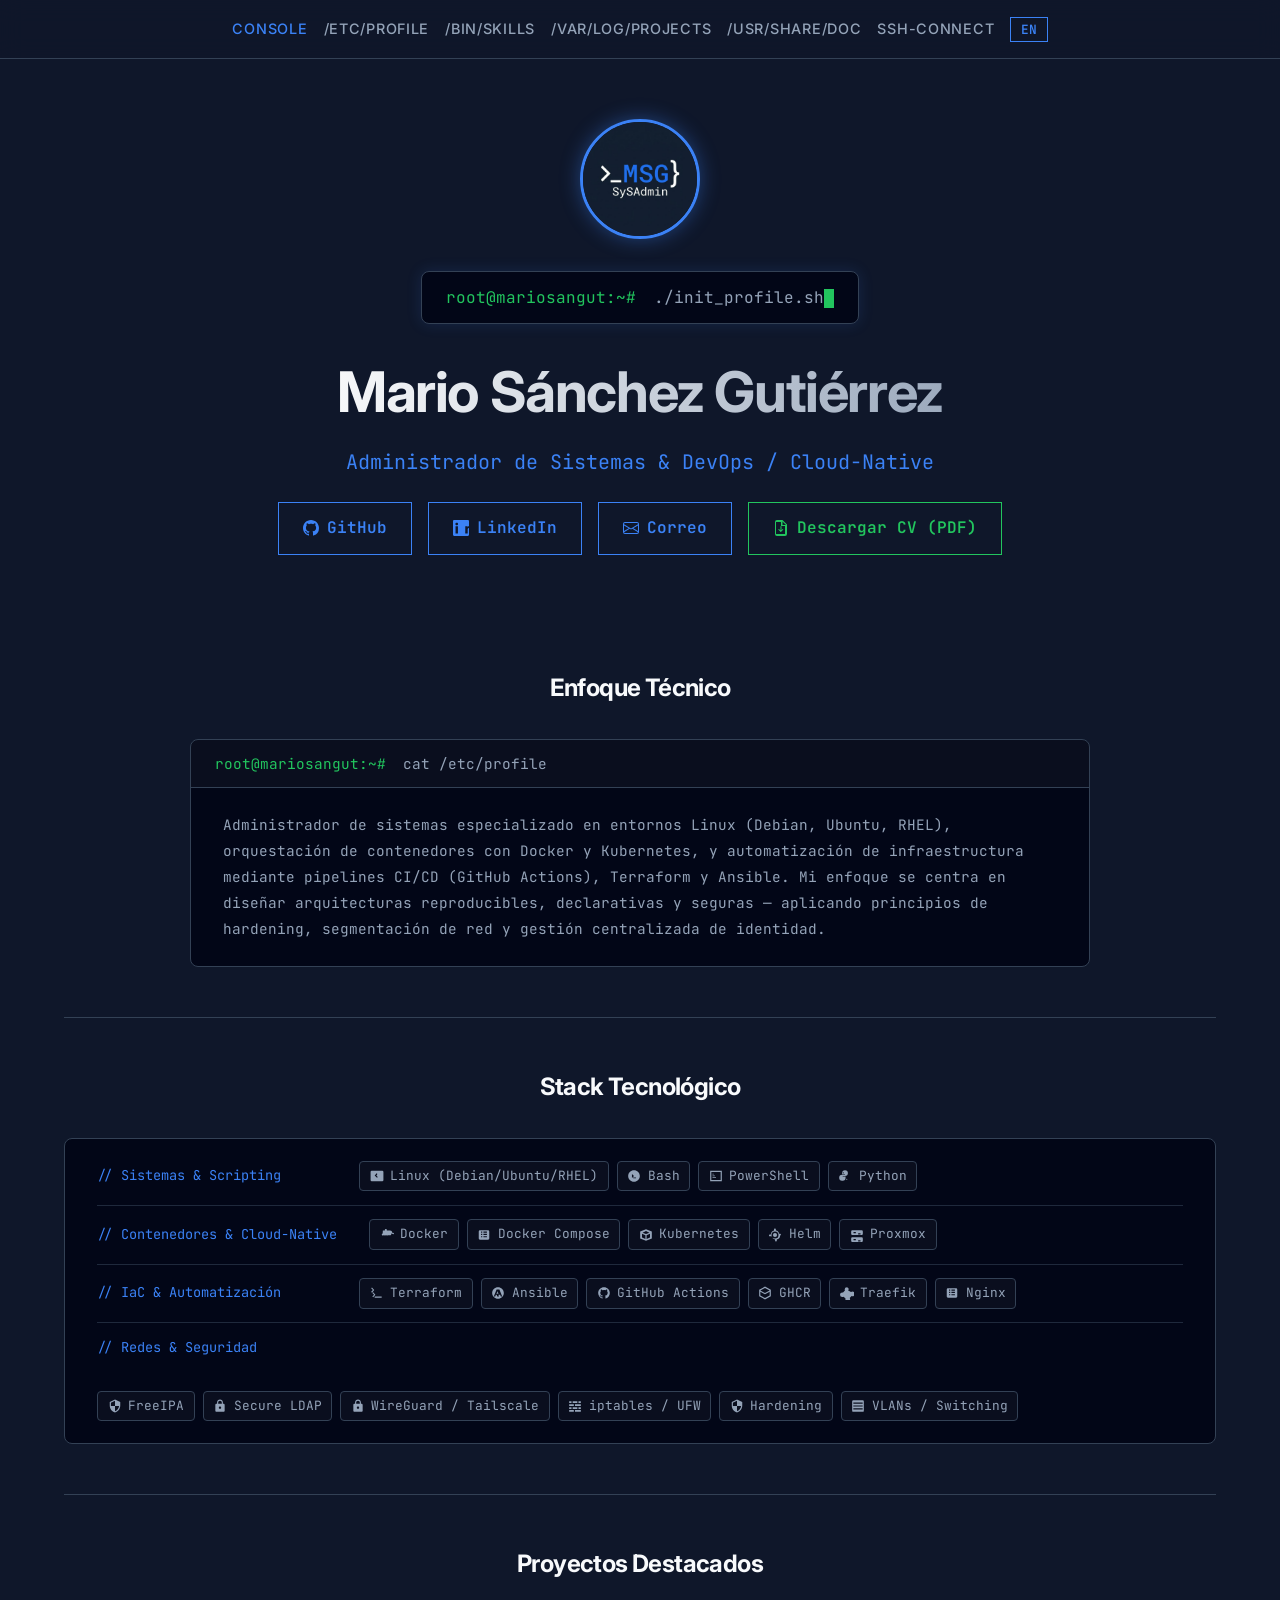
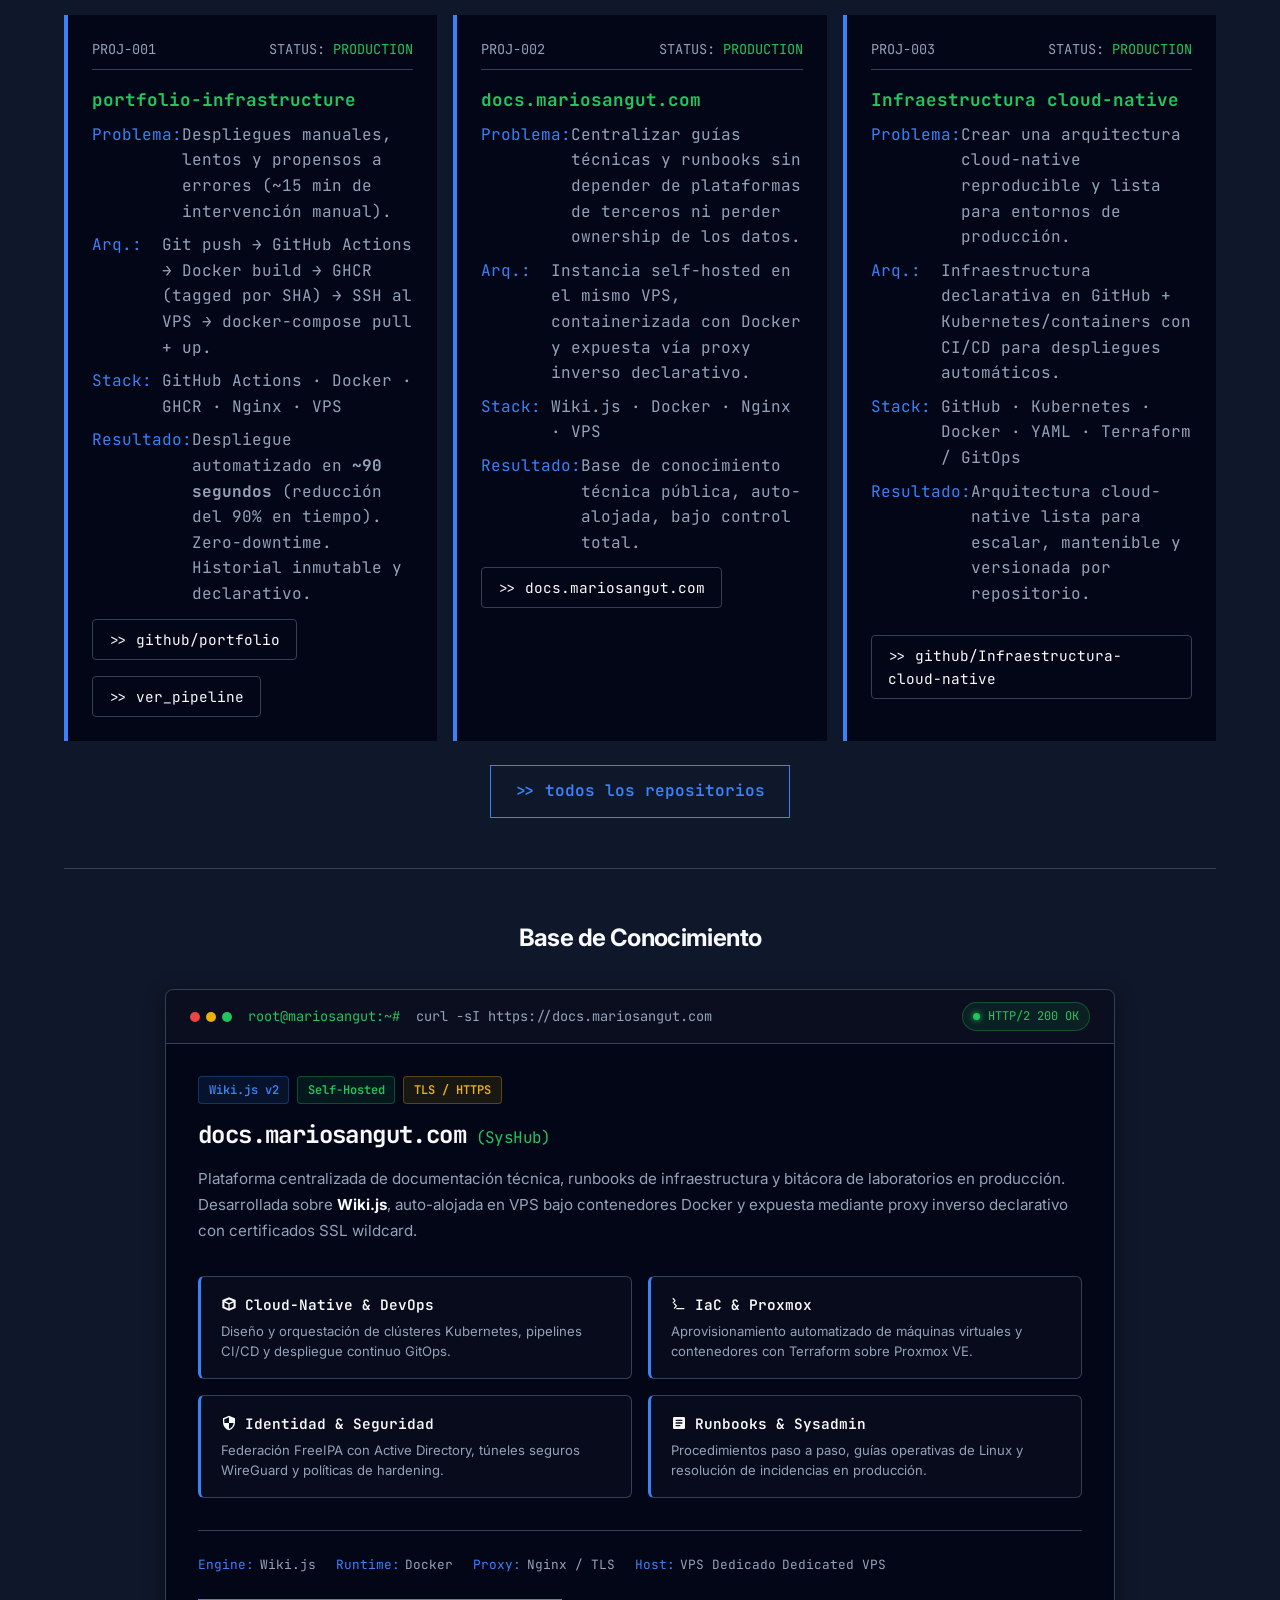
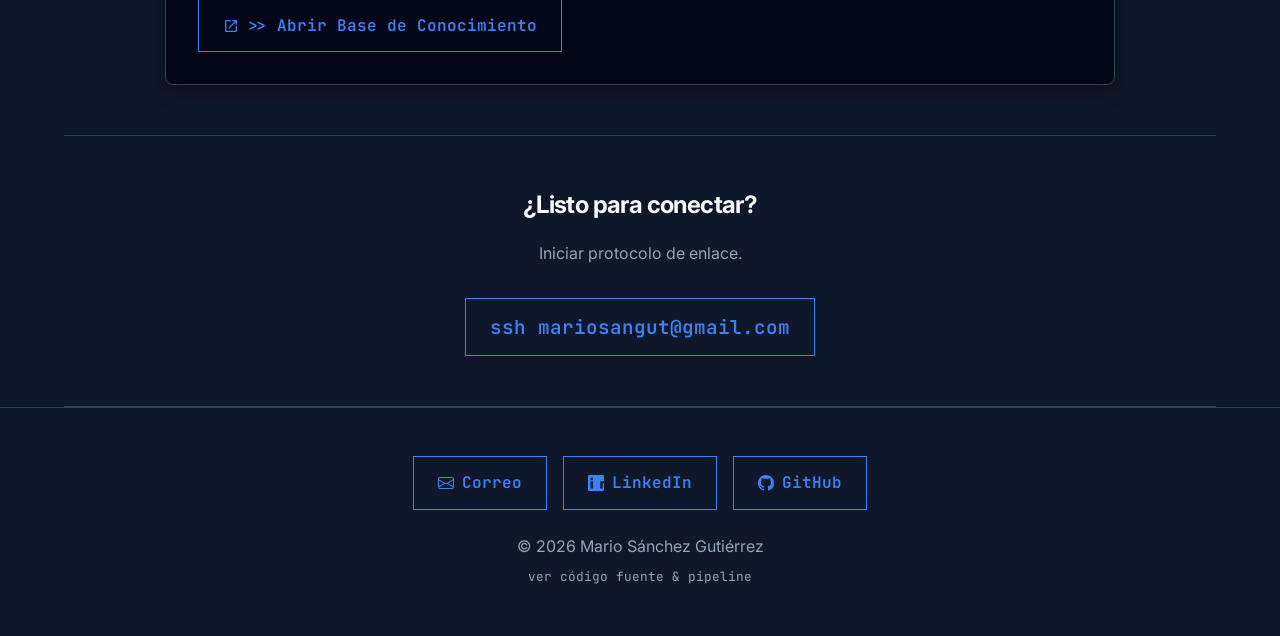
<file: src/index.html>
<!DOCTYPE html>
<html lang="es">

<head>
    <meta charset="UTF-8">
    <meta name="viewport" content="width=device-width, initial-scale=1.0">
    <title>Mario Sánchez | Infrastructure & DevOps Engineer</title>
    <meta name="description"
        content="Administrador de Sistemas & DevOps / Cloud-Native. Especializado en administración Linux, orquestación de contenedores, CI/CD, automatización con IaC y hardening de seguridad.">

    <!-- Favicon -->
    <link rel="icon"
        href="data:image/svg+xml,<svg xmlns='http://www.w3.org/2000/svg' viewBox='0 0 100 100'><rect width='100' height='100' rx='12' fill='%230f172a'/><text x='22' y='75' font-size='70' fill='%2322c55e' font-family='monospace' font-weight='bold'>$</text></svg>">

    <!-- Open Graph -->
    <meta property="og:title" content="Mario Sánchez | Infrastructure & DevOps Engineer">
    <meta property="og:description"
        content="Administrador de Sistemas & DevOps / Cloud-Native. Especializado en administración Linux, orquestación de contenedores, CI/CD, automatización con IaC y hardening de seguridad.">
    <meta property="og:url" content="https://www.mariosangut.com">
    <meta property="og:type" content="website">
    <meta property="og:image" content="https://www.mariosangut.com/logo.png">

    <!-- Twitter Card -->
    <meta name="twitter:card" content="summary">
    <meta name="twitter:title" content="Mario Sánchez | Infrastructure & DevOps Engineer">
    <meta name="twitter:description"
        content="Administrador de Sistemas & DevOps / Cloud-Native. Especializado en administración Linux, orquestación de contenedores, CI/CD, automatización con IaC y hardening de seguridad.">
    <meta name="twitter:image" content="https://www.mariosangut.com/logo.png">

    <!-- Google Fonts -->
    <link rel="preconnect" href="https://fonts.googleapis.com">
    <link rel="preconnect" href="https://fonts.gstatic.com" crossorigin>
    <link
        href="https://fonts.googleapis.com/css2?family=Inter:wght@400;600;700&family=JetBrains+Mono:wght@400;700&display=swap"
        rel="stylesheet">
    <link rel="stylesheet" href="styles.css">
</head>

<body>
    <nav class="navbar">
        <div class="container">
            <ul class="nav-links">
                <li><a href="#console">Console</a></li>
                <li><a href="#about">/etc/profile</a></li>
                <li><a href="#stack">/bin/skills</a></li>
                <li><a href="#logs">/var/log/projects</a></li>
                <li><a href="#docs">/usr/share/doc</a></li>
                <li><a href="#connect">ssh-connect</a></li>
                <li>
                    <button id="langToggle" class="btn-terminal" aria-label="Toggle language"
                        style="padding: 0.2rem 0.6rem; font-size: 0.8rem;">
                        <span class="lang-es">EN</span>
                        <span class="lang-en">ES</span>
                    </button>
                </li>
            </ul>
        </div>
    </nav>

    <header id="console" class="hero">
        <div class="container">
            <div class="hero-visual">
                <img src="logo.png" alt="Mario Sánchez logo" class="logo-img">
            </div>

            <div class="terminal-prompt">
                <span class="cmd">root@mariosangut:~#</span> ./init_profile.sh<span class="cursor"></span>
            </div>

            <h1>Mario Sánchez Gutiérrez</h1>
            <p class="hero-subtitle">
                <span class="lang-es">Administrador de Sistemas &amp; DevOps / Cloud-Native</span>
                <span class="lang-en">Systems Administrator &amp; DevOps / Cloud-Native</span>
            </p>

            <div class="social-btns">
                <a href="https://github.com/mariosangut" target="_blank" rel="noopener noreferrer" class="btn-terminal">
                    <svg viewBox="0 0 16 16" width="16" height="16"><path fill-rule="evenodd" d="M8 0C3.58 0 0 3.58 0 8c0 3.54 2.29 6.53 5.47 7.59.4.07.55-.17.55-.38 0-.19-.01-.82-.01-1.49-2.01.37-2.53-.49-2.69-.94-.09-.23-.48-.94-.82-1.13-.28-.15-.68-.52-.01-.53.63-.01 1.08.58 1.23.82.72 1.21 1.87.87 2.33.66.07-.52.28-.87.51-1.07-1.78-.2-3.64-.89-3.64-3.95 0-.87.31-1.59.82-2.15-.08-.2-.36-1.02.08-2.12 0 0 .67-.21 2.2.82.64-.18 1.32-.27 2-.27.68 0 1.36.09 2 .27 1.53-1.04 2.2-.82 2.2-.82.44 1.1.16 1.92.08 2.12.51.56.82 1.27.82 2.15 0 3.07-1.87 3.75-3.65 3.95.29.25.54.73.54 1.48 0 1.07-.01 1.93-.01 2.2 0 .21.15.46.55.38A8.013 8.013 0 0016 8c0-4.42-3.58-8-8-8z" fill="currentColor"/></svg>
                    <span>GitHub</span>
                </a>
                <a href="https://www.linkedin.com/in/mariosangut" target="_blank" rel="noopener noreferrer" class="btn-terminal">
                    <svg viewBox="0 0 16 16" width="16" height="16"><path d="M0 1.146C0 .513.526 0 1.175 0h13.65C15.474 0 16 .513 16 1.146v13.708c0 .633-.526 1.146-1.175 1.146H1.175C.526 16 0 15.487 0 14.854V1.146zm4.943 12.248V6.169H2.542v7.225h2.401zm-1.2-8.212c.837 0 1.358-.554 1.358-1.248-.015-.709-.52-1.248-1.342-1.248-.822 0-1.359.54-1.359 1.248 0 .694.521 1.248 1.327 1.248h.016zm10.934 8.212V9.359c0-.216.016-.432.08-.586.173-.431.568-.878 1.232-.878.869 0 1.216.662 1.216 1.634v3.865h2.401V9.25c0-2.22-1.184-3.252-2.764-3.252-1.274 0-1.845.7-2.165 1.193v.025h-.016a5.54 5.54 0 01.016-.025V6.169h-2.4c.03.678 0 7.225 0 7.225h2.4z" fill="currentColor"/></svg>
                    <span>LinkedIn</span>
                </a>
                <a href="mailto:mariosangut@gmail.com" class="btn-terminal">
                    <svg viewBox="0 0 16 16" width="16" height="16"><path d="M0 4a2 2 0 0 1 2-2h12a2 2 0 0 1 2 2v8a2 2 0 0 1-2 2H2a2 2 0 0 1-2-2V4zm2-1a1 1 0 0 0-1 1v.217l7 4.2 7-4.2V4a1 1 0 0 0-1-1H2zm13 2.383-4.708 2.825L15 11.105V5.383zm-.034 6.876-5.64-3.471L8 9.583l-1.326-.795-5.64 3.47A1 1 0 0 0 2 13h12a1 1 0 0 0 .966-.741zM1 11.105l4.708-2.897L1 5.383v5.722z" fill="currentColor"/></svg>
                    <span>
                        <span class="lang-es">Correo</span>
                        <span class="lang-en">Email</span>
                    </span>
                </a>
                <a href="cv.pdf" download="CV_Mario_Sanchez.pdf" class="btn-terminal btn-cv">
                    <svg viewBox="0 0 16 16" width="16" height="16"><path d="M8.5 6.5a.5.5 0 0 0-1 0v3.793L6.146 9.146a.5.5 0 1 0-.708.708l2 2a.5.5 0 0 0 .708 0l2-2a.5.5 0 0 0-.708-.708L8.5 10.293V6.5z" fill="currentColor"/><path d="M14 14V4.5L9.5 0H4a2 2 0 0 0-2 2v12a2 2 0 0 0 2 2h8a2 2 0 0 0 2-2zM9.5 1.5L13 5h-3.5V1.5zM3 2h5v4h4v8H3V2z" fill="currentColor"/></svg>
                    <span>
                        <span class="lang-es">Descargar CV (PDF)</span>
                        <span class="lang-en">Download CV (PDF)</span>
                    </span>
                </a>
            </div>
        </div>
    </header>

    <main class="container">

        <!-- About / Technical Focus Section -->
        <section id="about" class="section">
            <h2 class="section-title text-center">
                <span class="lang-es">Enfoque Técnico</span>
                <span class="lang-en">Technical Focus</span>
            </h2>
            <div class="about-terminal">
                <div class="about-terminal-header">
                    <span class="cmd">root@mariosangut:~#</span> cat /etc/profile
                </div>
                <div class="about-terminal-body">
                    <p>
                        <span class="lang-es">Administrador de sistemas especializado en entornos Linux (Debian, Ubuntu, RHEL), orquestación de contenedores con Docker y Kubernetes, y automatización de infraestructura mediante pipelines CI/CD (GitHub Actions), Terraform y Ansible. Mi enfoque se centra en diseñar arquitecturas reproducibles, declarativas y seguras — aplicando principios de hardening, segmentación de red y gestión centralizada de identidad.</span>
                        <span class="lang-en">Systems administrator specializing in Linux environments (Debian, Ubuntu, RHEL), container orchestration with Docker and Kubernetes, and infrastructure automation through CI/CD pipelines (GitHub Actions), Terraform, and Ansible. My focus is on designing reproducible, declarative, and secure architectures — applying hardening principles, network segmentation, and centralized identity management.</span>
                    </p>
                </div>
            </div>
        </section>

        <!-- Skills / Stack Section -->
        <section id="stack" class="section">
            <h2 class="section-title text-center">
                <span class="lang-es">Stack Tecnológico</span>
                <span class="lang-en">Technology Stack</span>
            </h2>
            <div class="skills-terminal">

                <div class="skills-row">
                    <span class="skills-cat">
                        <span class="lang-es">// Sistemas &amp; Scripting</span>
                        <span class="lang-en">// Systems &amp; Scripting</span>
                    </span>
                    <span class="skills-list">
                        <span class="skill-item">
                            <svg viewBox="0 0 24 24"><path d="M3 3h18a2 2 0 0 1 2 2v14a2 2 0 0 1-2 2H3a2 2 0 0 1-2-2V5a2 2 0 0 1 2-2zm9 4l-4 4 4 4 1.4-1.4L10.8 11l1.6-1.6L12 7zm2 7h5v2h-5v-2z" fill="currentColor"/></svg>
                            <span>Linux (Debian/Ubuntu/RHEL)</span>
                        </span>
                        <span class="skill-item">
                            <svg viewBox="0 0 24 24"><path d="M12 2C6.48 2 2 6.48 2 12s4.48 10 10 10 10-4.48 10-10S17.52 2 12 2zM8.5 8.5L12 12 8.5 15.5V8.5zm7 7.5h-5v-1.5h5V16z" fill="currentColor"/></svg>
                            <span>Bash</span>
                        </span>
                        <span class="skill-item">
                            <svg viewBox="0 0 24 24"><path d="M2 3h20v18H2V3zm2 2v14h16V5H4zm2 3h2v1.5H6V8zm0 3h4v1.5H6V11zm0 3h6v1.5H6V14z" fill="currentColor"/></svg>
                            <span>PowerShell</span>
                        </span>
                        <span class="skill-item">
                            <svg viewBox="0 0 24 24"><path d="M12 2a5 5 0 0 0-5 5v2h5v1H7a5 5 0 0 0-5 5 5 5 0 0 0 5 5h1a5 5 0 0 0 5-5v-2H8v-1h4a5 5 0 0 0 5-5V7a5 5 0 0 0-5-5zM9 5.5a1 1 0 1 1 0 2 1 1 0 0 1 0-2zm6 11a1 1 0 1 1 0 2 1 1 0 0 1 0-2z" fill="currentColor"/></svg>
                            <span>Python</span>
                        </span>
                    </span>
                </div>

                <div class="skills-row">
                    <span class="skills-cat">// Contenedores &amp; Cloud-Native</span>
                    <span class="skills-list">
                        <span class="skill-item">
                            <svg viewBox="0 0 24 24"><path d="M13.983 11.078c0-.954-.774-1.73-1.73-1.73s-1.73.776-1.73 1.73c0 .956.774 1.73 1.73 1.73s1.73-.774 1.73-1.73zm-3.71 0c0-.954-.774-1.73-1.73-1.73s-1.73.776-1.73 1.73c0 .956.774 1.73 1.73 1.73s1.73-.774 1.73-1.73zm-3.71 0c0-.954-.774-1.73-1.73-1.73s-1.73.776-1.73 1.73c0 .956.774 1.73 1.73 1.73s1.73-.774 1.73-1.73zm1.484-3.71c0-.954-.774-1.73-1.73-1.73s-1.73.776-1.73 1.73c0 .956.774 1.73 1.73 1.73s1.73-.774 1.73-1.73zm3.71 0c0-.954-.774-1.73-1.73-1.73s-1.73.776-1.73 1.73c0 .956.774 1.73 1.73 1.73s1.73-.774 1.73-1.73zm3.71 0c0-.954-.774-1.73-1.73-1.73s-1.73.776-1.73 1.73c0 .956.774 1.73 1.73 1.73s1.73-.774 1.73-1.73zm3.71 0c0-.954-.774-1.73-1.73-1.73s-1.73.776-1.73 1.73c0 .956.774 1.73 1.73 1.73s1.73-.774 1.73-1.73zm-7.42-3.712c0-.954-.774-1.73-1.73-1.73s-1.73.776-1.73 1.73c0 .956.774 1.73 1.73 1.73s1.73-.774 1.73-1.73zm13.14 7.424c-.116-.525-.34-.997-.648-1.393-.306-.395-.693-.728-1.127-.962-.358-.192-.746-.32-1.144-.383-.342-.054-.69-.074-1.036-.062.007-.06.012-.12.012-.182a3.71 3.71 0 00-3.71-3.71H5.163a.371.371 0 00-.371.37v7.424c0 .205.166.371.371.371h12.247c1.025 0 1.856-.83 1.856-1.856 0-.41-.133-.807-.384-1.134a.37.37 0 00.1-.113z" fill="currentColor"/></svg>
                            <span>Docker</span>
                        </span>
                        <span class="skill-item">
                            <svg viewBox="0 0 24 24"><path d="M19 4H5a2 2 0 0 0-2 2v12a2 2 0 0 0 2 2h14a2 2 0 0 0 2-2V6a2 2 0 0 0-2-2zM9 16H7v-2h2v2zm0-4H7v-2h2v2zm0-4H7V6h2v2zm8 8h-6v-2h6v2zm0-4h-6v-2h6v2zm0-4h-6V6h6v2z" fill="currentColor"/></svg>
                            <span>Docker Compose</span>
                        </span>
                        <span class="skill-item">
                            <svg viewBox="0 0 24 24"><path d="M12 2L2 6.18v11.64L12 22l10-4.18V6.18L12 2zm0 3.32L17.84 8l-5.84 2.45L6.16 8 12 5.32zm-6.84 4.5L11 12.3v6.38l-5.84-2.45V9.82zm13.68 0v6.38L13 18.68v-6.38l5.84-2.48z"/></svg>
                            <span>Kubernetes</span>
                        </span>
                        <span class="skill-item">
                            <svg viewBox="0 0 24 24"><path d="M12 1a1.5 1.5 0 0 1 1.5 1.5v1.64c2.815.42 5.095 2.7 5.515 5.515h1.64a1.5 1.5 0 0 1 0 3v1.64c-.42 2.815-2.7 5.095-5.515 5.515v1.64a1.5 1.5 0 0 1-3 0v-1.64c-2.815-.42-5.095-2.7-5.515-5.515H3.14a1.5 1.5 0 0 1 0-3h1.64C5.2 6.84 7.48 4.56 10.295 4.14V2.5A1.5 1.5 0 0 1 12 1zm0 5a6 6 0 1 0 0 12 6 6 0 0 0 0-12zm0 2.5a3.5 3.5 0 1 1 0 7 3.5 3.5 0 0 1 0-7z" fill="currentColor"/></svg>
                            <span>Helm</span>
                        </span>
                        <span class="skill-item">
                            <svg viewBox="0 0 24 24"><path d="M4 4h16a2 2 0 0 1 2 2v4a2 2 0 0 1-2 2H4a2 2 0 0 1-2-2V6a2 2 0 0 1 2-2zm0 12h16a2 2 0 0 1 2 2v4a2 2 0 0 1-2 2H4a2 2 0 0 1-2-2v-4a2 2 0 0 1 2-2zm2-9v2h4V7H6zm0 12v2h4v-2H6zm8-10v2h4V9h-4zm0 12v2h4v-2h-4z" fill="currentColor"/></svg>
                            <span>Proxmox</span>
                        </span>
                    </span>
                </div>

                <div class="skills-row">
                    <span class="skills-cat">
                        <span class="lang-es">// IaC &amp; Automatización</span>
                        <span class="lang-en">// IaC &amp; Automation</span>
                    </span>
                    <span class="skills-list">
                        <span class="skill-item">
                            <svg viewBox="0 0 24 24"><path d="M2 4l3 3-3 3 1.4 1.4L7.2 7 3.4 2.6 2 4zm6 14h12v2H8v-2zm-4-6l3 3-3 3 1.4 1.4L9.2 15 5.4 10.6 4 12z" fill="currentColor"/></svg>
                            <span>Terraform</span>
                        </span>
                        <span class="skill-item">
                            <svg viewBox="0 0 24 24"><path d="M12 2C6.48 2 2 6.48 2 12s4.48 10 10 10 10-4.48 10-10S17.52 2 12 2zm1.2 16h-2.4l-1.1-3.2H8.3L7.2 18H4.8l4.8-12h4.8l4.8 12h-2.4l-1.1-3.2h-3.1l1.1 3.2zm-2.2-7.8L9.2 13.2h3.6l-1.8-5z" fill="currentColor"/></svg>
                            <span>Ansible</span>
                        </span>
                        <span class="skill-item">
                            <svg viewBox="0 0 24 24"><path d="M12 2C6.477 2 2 6.477 2 12c0 4.42 2.865 8.166 6.839 9.489.5.092.682-.217.682-.482 0-.237-.008-.866-.013-1.7-2.782.603-3.369-1.34-3.369-1.34-.454-1.156-1.11-1.462-1.11-1.462-.908-.62.069-.608.069-.608 1.003.07 1.531 1.03 1.531 1.03.892 1.529 2.341 1.087 2.91.831.092-.646.35-1.086.636-1.336-2.22-.253-4.555-1.11-4.555-4.943 0-1.091.39-1.984 1.029-2.683-.103-.253-.446-1.27.098-2.647 0 0 .84-.269 2.75 1.025A9.564 9.564 0 0112 6.844c.85.004 1.705.115 2.504.337 1.909-1.294 2.747-1.025 2.747-1.025.546 1.377.203 2.394.1 2.647.64.699 1.028 1.592 1.028 2.683 0 3.842-2.339 4.687-4.566 4.935.359.309.678.919.678 1.852 0 1.336-.012 2.415-.012 2.743 0 .267.18.577.688.48C19.138 20.161 22 16.416 22 12c0-5.523-4.477-10-10-10z" fill="currentColor"/></svg>
                            <span>GitHub Actions</span>
                        </span>
                        <span class="skill-item">
                            <svg viewBox="0 0 24 24"><path d="M22 6.5V17.5L12 23L2 17.5V6.5L12 1L22 6.5ZM12 3.3L4 7.7L12 12.1L20 7.7L12 3.3ZM20 9.9L12 14.3V20.7L20 16.3V9.9ZM4 9.9V16.3L12 20.7V14.3L4 9.9Z" fill="currentColor"/></svg>
                            <span>GHCR</span>
                        </span>
                        <span class="skill-item">
                            <svg viewBox="0 0 24 24"><path d="M12 2a4 4 0 0 0-4 4 4 4 0 0 0 .5 1.9l-3.3 3.3a4 4 0 0 0-1.2-.2 4 4 0 0 0-4 4 4 4 0 0 0 4 4 4 4 0 0 0 2.2-.7l3.3 3.3a4 4 0 0 0-.2 1.2 4 4 0 0 0 4 4 4 4 0 0 0 4-4 4 4 0 0 0-.7-2.2l3.3-3.3a4 4 0 0 0 1.2.2 4 4 0 0 0 4-4 4 4 0 0 0-4-4 4 4 0 0 0-2.2.7L13.9 7.9A4 4 0 0 0 12 2z" fill="currentColor"/></svg>
                            <span>Traefik</span>
                        </span>
                        <span class="skill-item">
                            <svg viewBox="0 0 24 24"><path d="M19 4H5a2 2 0 0 0-2 2v12a2 2 0 0 0 2 2h14a2 2 0 0 0 2-2V6a2 2 0 0 0-2-2zM9 16H7v-2h2v2zm0-4H7v-2h2v2zm0-4H7V6h2v2zm8 8h-6v-2h6v2zm0-4h-6v-2h6v2zm0-4h-6V6h6v2z" fill="currentColor"/></svg>
                            <span>Nginx</span>
                        </span>
                    </span>
                </div>

                <div class="skills-row">
                    <span class="skills-cat">
                        <span class="lang-es">// Redes &amp; Seguridad</span>
                        <span class="lang-en">// Networking &amp; Security</span>
                    </span>
                    <span class="skills-list">
                        <span class="skill-item">
                            <svg viewBox="0 0 24 24"><path d="M12 1L3 5v6c0 5.55 3.84 10.74 9 12 5.16-1.26 9-6.45 9-12V5l-9-4zm0 10.99h7c-.53 4.12-3.28 7.79-7 8.94V12H5V6.3l7-3.11v8.8z" fill="currentColor"/></svg>
                            <span>FreeIPA</span>
                        </span>
                        <span class="skill-item">
                            <svg viewBox="0 0 24 24"><path d="M18 8h-1V6c0-2.76-2.24-5-5-5S7 3.24 7 6v2H6c-1.1 0-2 .9-2 2v10c0 1.1.9 2 2 2h12c1.1 0 2-.9 2-2V10c0-1.1-.9-2-2-2zm-6 9c-1.1 0-2-.9-2-2s.9-2 2-2 2 .9 2 2-.9 2-2 2zm3.1-9H8.9V6c0-1.71 1.39-3.1 3.1-3.1 1.71 0 3.1 1.39 3.1 3.1v2z" fill="currentColor"/></svg>
                            <span>Secure LDAP</span>
                        </span>
                        <span class="skill-item">
                            <svg viewBox="0 0 24 24"><path d="M18 8h-1V6c0-2.76-2.24-5-5-5S7 3.24 7 6v2H6c-1.1 0-2 .9-2 2v10c0 1.1.9 2 2 2h12c1.1 0 2-.9 2-2V10c0-1.1-.9-2-2-2zm-6 9c-1.1 0-2-.9-2-2s.9-2 2-2 2 .9 2 2-.9 2-2 2zm3.1-9H8.9V6c0-1.71 1.39-3.1 3.1-3.1 1.71 0 3.1 1.39 3.1 3.1v2z" fill="currentColor"/></svg>
                            <span>WireGuard / Tailscale</span>
                        </span>
                        <span class="skill-item">
                            <svg viewBox="0 0 24 24"><path d="M2 4h4v3H2V4zm6 0h8v3H8V4zm10 0h4v3h-4V4zM2 9h8v3H2V9zm10 0h10v3H12V9zM2 14h4v3H2v-3zm6 0h8v3H8v-3zm10 0h4v3h-4v-3zM2 19h8v3H2v-3zm10 0h10v3H12v-3z" fill="currentColor"/></svg>
                            <span>iptables / UFW</span>
                        </span>
                        <span class="skill-item">
                            <svg viewBox="0 0 24 24"><path d="M12 1L3 5v6c0 5.55 3.84 10.74 9 12 5.16-1.26 9-6.45 9-12V5l-9-4zm0 10.99h7c-.53 4.12-3.28 7.79-7 8.94V12H5V6.3l7-3.11v8.8z" fill="currentColor"/></svg>
                            <span>Hardening</span>
                        </span>
                        <span class="skill-item">
                            <svg viewBox="0 0 24 24"><path d="M4 6h16v2H4V6zm0 5h16v2H4v-2zm0 5h16v2H4v-2zM2 4v16a2 2 0 0 0 2 2h16a2 2 0 0 0 2-2V4a2 2 0 0 0-2-2H4a2 2 0 0 0-2 2z" fill="currentColor"/></svg>
                            <span>VLANs / Switching</span>
                        </span>
                    </span>
                </div>

            </div>
        </section>

        <!-- Projects Section -->
        <section id="logs" class="section">
            <h2 class="section-title text-center">
                <span class="lang-es">Proyectos Destacados</span>
                <span class="lang-en">Featured Projects</span>
            </h2>
            <div class="system-logs">

                <div class="log-card">
                    <div class="log-header">
                        <span>PROJ-001</span>
                        <span>STATUS: <span style="color: var(--accent-success);">PRODUCTION</span></span>
                    </div>
                    <div class="log-title">portfolio-infrastructure</div>
                    <div class="log-entry">
                        <span class="label">
                            <span class="lang-es">Problema:</span>
                            <span class="lang-en">Problem:</span>
                        </span>
                        <span>
                            <span class="lang-es">Despliegues manuales, lentos y propensos a errores (~15 min de intervención manual).</span>
                            <span class="lang-en">Manual, slow, and error-prone deployments (~15 min of manual intervention).</span>
                        </span>
                    </div>
                    <div class="log-entry">
                        <span class="label">
                            <span class="lang-es">Arq.:</span>
                            <span class="lang-en">Arch.:</span>
                        </span>
                        <span>
                            <span class="lang-es">Git push → GitHub Actions → Docker build → GHCR (tagged por SHA) → SSH al VPS → docker-compose pull + up.</span>
                            <span class="lang-en">Git push → GitHub Actions → Docker build → GHCR (SHA-tagged) → SSH to VPS → docker-compose pull + up.</span>
                        </span>
                    </div>
                    <div class="log-entry">
                        <span class="label">Stack:</span>
                        <span>GitHub Actions · Docker · GHCR · Nginx · VPS</span>
                    </div>
                    <div class="log-entry">
                        <span class="label">
                            <span class="lang-es">Resultado:</span>
                            <span class="lang-en">Result:</span>
                        </span>
                        <span>
                            <span class="lang-es">Despliegue automatizado en <strong>~90 segundos</strong> (reducción del 90% en tiempo). Zero-downtime. Historial inmutable y declarativo.</span>
                            <span class="lang-en">Automated deployment in <strong>~90 seconds</strong> (90% time reduction). Zero-downtime. Immutable and declarative history.</span>
                        </span>
                    </div>
                    <div style="display: flex; gap: 1rem; flex-wrap: wrap; margin-top: 0.75rem;">
                        <a href="https://github.com/mariosangut/www.mariosangut.com" target="_blank"
                            rel="noopener noreferrer" class="log-link" style="margin-top: 0;">
                            >> github/portfolio
                        </a>
                        <a href="https://github.com/mariosangut/www.mariosangut.com/blob/main/.github/workflows/setup.yml"
                            target="_blank" rel="noopener noreferrer" class="log-link" style="margin-top: 0;">
                            >> ver_pipeline
                        </a>
                    </div>
                </div>

                <div class="log-card">
                    <div class="log-header">
                        <span>PROJ-002</span>
                        <span>STATUS: <span style="color: var(--accent-success);">PRODUCTION</span></span>
                    </div>
                    <div class="log-title">docs.mariosangut.com</div>
                    <div class="log-entry">
                        <span class="label">
                            <span class="lang-es">Problema:</span>
                            <span class="lang-en">Problem:</span>
                        </span>
                        <span>
                            <span class="lang-es">Centralizar guías técnicas y runbooks sin depender de plataformas de
                                terceros ni perder ownership de los datos.</span>
                            <span class="lang-en">Centralizing technical guides and runbooks without relying on
                                third-party platforms or losing data ownership.</span>
                        </span>
                    </div>
                    <div class="log-entry">
                        <span class="label">
                            <span class="lang-es">Arq.:</span>
                            <span class="lang-en">Arch.:</span>
                        </span>
                        <span>
                            <span class="lang-es">Instancia self-hosted en el mismo VPS, containerizada con Docker y
                                expuesta vía proxy inverso declarativo.</span>
                            <span class="lang-en">Self-hosted instance on the same VPS, containerized with Docker and
                                exposed via a declarative reverse proxy.</span>
                        </span>
                    </div>
                    <div class="log-entry">
                        <span class="label">Stack:</span>
                        <span>Wiki.js · Docker · Nginx · VPS</span>
                    </div>
                    <div class="log-entry">
                        <span class="label">
                            <span class="lang-es">Resultado:</span>
                            <span class="lang-en">Result:</span>
                        </span>
                        <span>
                            <span class="lang-es">Base de conocimiento técnica pública, auto-alojada, bajo control
                                total.</span>
                            <span class="lang-en">Public technical knowledge base, self-hosted, under full
                                control.</span>
                        </span>
                    </div>
                    <div style="margin-top: 0.75rem;">
                        <a href="https://docs.mariosangut.com" target="_blank" rel="noopener noreferrer"
                            class="log-link" style="margin-top: 0;">
                            >> docs.mariosangut.com
                        </a>
                    </div>
                </div>

                <div class="log-card">
                    <div class="log-header">
                        <span>PROJ-003</span>
                        <span>STATUS: <span style="color: var(--accent-success);">PRODUCTION</span></span>
                    </div>
                    <div class="log-title">Infraestructura cloud-native</div>
                    <div class="log-entry">
                        <span class="label">
                            <span class="lang-es">Problema:</span>
                            <span class="lang-en">Problem:</span>
                        </span>
                        <span>
                            <span class="lang-es">Crear una arquitectura cloud-native reproducible y lista para entornos
                                de producción.</span>
                            <span class="lang-en">Build a reproducible cloud-native architecture ready for production
                                environments.</span>
                        </span>
                    </div>
                    <div class="log-entry">
                        <span class="label">
                            <span class="lang-es">Arq.:</span>
                            <span class="lang-en">Arch.:</span>
                        </span>
                        <span>
                            <span class="lang-es">Infraestructura declarativa en GitHub + Kubernetes/containers con
                                CI/CD para despliegues automáticos.</span>
                            <span class="lang-en">Declarative infrastructure in GitHub + Kubernetes/containers with
                                CI/CD for automated deployments.</span>
                        </span>
                    </div>
                    <div class="log-entry">
                        <span class="label">Stack:</span>
                        <span>GitHub · Kubernetes · Docker · YAML · Terraform / GitOps</span>
                    </div>
                    <div class="log-entry">
                        <span class="label">
                            <span class="lang-es">Resultado:</span>
                            <span class="lang-en">Result:</span>
                        </span>
                        <span>
                            <span class="lang-es">Arquitectura cloud-native lista para escalar, mantenible y versionada
                                por repositorio.</span>
                            <span class="lang-en">Cloud-native architecture ready to scale, maintainable and versioned
                                by repository.</span>
                        </span>
                    </div>
                    <div style="margin-top: 0.75rem; display: flex; gap: 1rem; flex-wrap: wrap;">
                        <a href="https://github.com/mariosangut/Infraestructura-cloud-native" target="_blank"
                            rel="noopener noreferrer" class="log-link">
                            >> github/Infraestructura-cloud-native
                        </a>
                    </div>
                </div>

            </div>
            <div style="text-align: center; margin-top: 1.5rem;">
                <a href="https://github.com/mariosangut" target="_blank" rel="noopener noreferrer" class="btn-terminal">
                    <span class="lang-es">>> todos los repositorios</span>
                    <span class="lang-en">>> all repositories</span>
                </a>
            </div>
        </section>

        <!-- Documentation / Knowledge Base Section -->
        <section id="docs" class="section">
            <h2 class="section-title text-center">
                <span class="lang-es">Base de Conocimiento</span>
                <span class="lang-en">Knowledge Base</span>
            </h2>
            <div class="docs-terminal">
                <div class="docs-terminal-header">
                    <div class="terminal-dots">
                        <span></span>
                        <span></span>
                        <span></span>
                    </div>
                    <div class="terminal-cmd-bar">
                        <span class="cmd">root@mariosangut:~#</span> curl -sI https://docs.mariosangut.com
                    </div>
                    <div class="docs-status-pill">
                        <span class="status-indicator"></span>
                        <span>HTTP/2 200 OK</span>
                    </div>
                </div>
                <div class="docs-terminal-body">
                    <div class="docs-main-info">
                        <div class="docs-badge-row">
                            <span class="docs-badge">Wiki.js v2</span>
                            <span class="docs-badge badge-host">
                                <span class="lang-es">Self-Hosted</span>
                                <span class="lang-en">Self-Hosted</span>
                            </span>
                            <span class="docs-badge badge-proto">TLS / HTTPS</span>
                        </div>
                        <h3 class="docs-title">docs.mariosangut.com <span class="docs-alias">(SysHub)</span></h3>
                        <p class="docs-description">
                            <span class="lang-es">Plataforma centralizada de documentación técnica, runbooks de infraestructura y bitácora de laboratorios en producción. Desarrollada sobre <strong>Wiki.js</strong>, auto-alojada en VPS bajo contenedores Docker y expuesta mediante proxy inverso declarativo con certificados SSL wildcard.</span>
                            <span class="lang-en">Centralized technical documentation hub, infrastructure runbooks, and production lab logs. Powered by <strong>Wiki.js</strong>, self-hosted on VPS with Docker containers and exposed via a declarative reverse proxy with wildcard SSL certificates.</span>
                        </p>
                    </div>

                    <div class="docs-topics-grid">
                        <div class="docs-topic-card">
                            <div class="topic-header">
                                <svg viewBox="0 0 24 24" width="16" height="16"><path d="M12 2L2 6.18v11.64L12 22l10-4.18V6.18L12 2zm0 3.32L17.84 8l-5.84 2.45L6.16 8 12 5.32zm-6.84 4.5L11 12.3v6.38l-5.84-2.45V9.82zm13.68 0v6.38L13 18.68v-6.38l5.84-2.48z" fill="currentColor"/></svg>
                                <span>
                                    <span class="lang-es">Cloud-Native &amp; DevOps</span>
                                    <span class="lang-en">Cloud-Native &amp; DevOps</span>
                                </span>
                            </div>
                            <p>
                                <span class="lang-es">Diseño y orquestación de clústeres Kubernetes, pipelines CI/CD y despliegue continuo GitOps.</span>
                                <span class="lang-en">Kubernetes cluster design, orchestration, CI/CD pipelines, and GitOps continuous deployment.</span>
                            </p>
                        </div>
                        <div class="docs-topic-card">
                            <div class="topic-header">
                                <svg viewBox="0 0 24 24" width="16" height="16"><path d="M2 4l3 3-3 3 1.4 1.4L7.2 7 3.4 2.6 2 4zm6 14h12v2H8v-2zm-4-6l3 3-3 3 1.4 1.4L9.2 15 5.4 10.6 4 12z" fill="currentColor"/></svg>
                                <span>
                                    <span class="lang-es">IaC &amp; Proxmox</span>
                                    <span class="lang-en">IaC &amp; Proxmox</span>
                                </span>
                            </div>
                            <p>
                                <span class="lang-es">Aprovisionamiento automatizado de máquinas virtuales y contenedores con Terraform sobre Proxmox VE.</span>
                                <span class="lang-en">Automated VM and container provisioning using Terraform on Proxmox VE environments.</span>
                            </p>
                        </div>
                        <div class="docs-topic-card">
                            <div class="topic-header">
                                <svg viewBox="0 0 24 24" width="16" height="16"><path d="M12 1L3 5v6c0 5.55 3.84 10.74 9 12 5.16-1.26 9-6.45 9-12V5l-9-4zm0 10.99h7c-.53 4.12-3.28 7.79-7 8.94V12H5V6.3l7-3.11v8.8z" fill="currentColor"/></svg>
                                <span>
                                    <span class="lang-es">Identidad &amp; Seguridad</span>
                                    <span class="lang-en">Identity &amp; Security</span>
                                </span>
                            </div>
                            <p>
                                <span class="lang-es">Federación FreeIPA con Active Directory, túneles seguros WireGuard y políticas de hardening.</span>
                                <span class="lang-en">FreeIPA federation with Active Directory, WireGuard secure tunnels, and hardening policies.</span>
                            </p>
                        </div>
                        <div class="docs-topic-card">
                            <div class="topic-header">
                                <svg viewBox="0 0 24 24" width="16" height="16"><path d="M19 3H5c-1.1 0-2 .9-2 2v14c0 1.1.9 2 2 2h14c1.1 0 2-.9 2-2V5c0-1.1-.9-2-2-2zm-5 14H7v-2h7v2zm3-4H7v-2h10v2zm0-4H7V7h10v2z" fill="currentColor"/></svg>
                                <span>
                                    <span class="lang-es">Runbooks &amp; Sysadmin</span>
                                    <span class="lang-en">Runbooks &amp; Sysadmin</span>
                                </span>
                            </div>
                            <p>
                                <span class="lang-es">Procedimientos paso a paso, guías operativas de Linux y resolución de incidencias en producción.</span>
                                <span class="lang-en">Step-by-step procedures, Linux operational guides, and production incident resolution.</span>
                            </p>
                        </div>
                    </div>

                    <div class="docs-footer-bar">
                        <div class="docs-specs">
                            <span><span class="spec-label">Engine:</span> Wiki.js</span>
                            <span><span class="spec-label">Runtime:</span> Docker</span>
                            <span><span class="spec-label">Proxy:</span> Nginx / TLS</span>
                            <span><span class="spec-label">Host:</span> <span class="lang-es">VPS Dedicado</span><span class="lang-en">Dedicated VPS</span></span>
                        </div>
                        <a href="https://docs.mariosangut.com" target="_blank" rel="noopener noreferrer" class="btn-terminal btn-docs-access">
                            <svg viewBox="0 0 24 24" width="16" height="16"><path d="M14 3v2h3.59l-9.83 9.83 1.41 1.41L19 6.41V10h2V3m-2 16H5V5h7V3H5c-1.11 0-2 .9-2 2v14c0 1.1.89 2 2 2h14c1.1 0 2-.9 2-2v-7h-2v7z" fill="currentColor"/></svg>
                            <span>
                                <span class="lang-es">>> Abrir Base de Conocimiento</span>
                                <span class="lang-en">>> Open Knowledge Base</span>
                            </span>
                        </a>
                    </div>
                </div>
            </div>
        </section>

        <!-- Contact Section -->
        <section id="connect" class="section text-center">
            <h2 style="margin-bottom: 1rem;">
                <span class="lang-es">¿Listo para conectar?</span>
                <span class="lang-en">Ready to connect?</span>
            </h2>
            <p class="text-muted" style="margin-bottom: 2rem;">
                <span class="lang-es">Iniciar protocolo de enlace.</span>
                <span class="lang-en">Initiate a handshake protocol.</span>
            </p>
            <a href="mailto:mariosangut@gmail.com" class="btn-terminal" style="font-size: 1.2rem;">
                ssh mariosangut@gmail.com
            </a>
        </section>

    </main>

    <footer>
        <div class="container">
            <div class="footer-links">
                <a href="mailto:mariosangut@gmail.com" class="btn-terminal">
                    <svg viewBox="0 0 16 16" width="16" height="16"><path d="M0 4a2 2 0 0 1 2-2h12a2 2 0 0 1 2 2v8a2 2 0 0 1-2 2H2a2 2 0 0 1-2-2V4zm2-1a1 1 0 0 0-1 1v.217l7 4.2 7-4.2V4a1 1 0 0 0-1-1H2zm13 2.383-4.708 2.825L15 11.105V5.383zm-.034 6.876-5.64-3.471L8 9.583l-1.326-.795-5.64 3.47A1 1 0 0 0 2 13h12a1 1 0 0 0 .966-.741zM1 11.105l4.708-2.897L1 5.383v5.722z" fill="currentColor"/></svg>
                    <span>
                        <span class="lang-es">Correo</span>
                        <span class="lang-en">Email</span>
                    </span>
                </a>
                <a href="https://www.linkedin.com/in/mariosangut" target="_blank" rel="noopener noreferrer" class="btn-terminal">
                    <svg viewBox="0 0 16 16" width="16" height="16"><path d="M0 1.146C0 .513.526 0 1.175 0h13.65C15.474 0 16 .513 16 1.146v13.708c0 .633-.526 1.146-1.175 1.146H1.175C.526 16 0 15.487 0 14.854V1.146zm4.943 12.248V6.169H2.542v7.225h2.401zm-1.2-8.212c.837 0 1.358-.554 1.358-1.248-.015-.709-.52-1.248-1.342-1.248-.822 0-1.359.54-1.359 1.248 0 .694.521 1.248 1.327 1.248h.016zm10.934 8.212V9.359c0-.216.016-.432.08-.586.173-.431.568-.878 1.232-.878.869 0 1.216.662 1.216 1.634v3.865h2.401V9.25c0-2.22-1.184-3.252-2.764-3.252-1.274 0-1.845.7-2.165 1.193v.025h-.016a5.54 5.54 0 01.016-.025V6.169h-2.4c.03.678 0 7.225 0 7.225h2.4z" fill="currentColor"/></svg>
                    <span>LinkedIn</span>
                </a>
                <a href="https://github.com/mariosangut" target="_blank" rel="noopener noreferrer" class="btn-terminal">
                    <svg viewBox="0 0 16 16" width="16" height="16"><path fill-rule="evenodd" d="M8 0C3.58 0 0 3.58 0 8c0 3.54 2.29 6.53 5.47 7.59.4.07.55-.17.55-.38 0-.19-.01-.82-.01-1.49-2.01.37-2.53-.49-2.69-.94-.09-.23-.48-.94-.82-1.13-.28-.15-.68-.52-.01-.53.63-.01 1.08.58 1.23.82.72 1.21 1.87.87 2.33.66.07-.52.28-.87.51-1.07-1.78-.2-3.64-.89-3.64-3.95 0-.87.31-1.59.82-2.15-.08-.2-.36-1.02.08-2.12 0 0 .67-.21 2.2.82.64-.18 1.32-.27 2-.27.68 0 1.36.09 2 .27 1.53-1.04 2.2-.82 2.2-.82.44 1.1.16 1.92.08 2.12.51.56.82 1.27.82 2.15 0 3.07-1.87 3.75-3.65 3.95.29.25.54.73.54 1.48 0 1.07-.01 1.93-.01 2.2 0 .21.15.46.55.38A8.013 8.013 0 0016 8c0-4.42-3.58-8-8-8z" fill="currentColor"/></svg>
                    <span>GitHub</span>
                </a>
            </div>
            <p class="text-muted" style="margin-top: 1.5rem;">&copy; 2026 Mario Sánchez Gutiérrez</p>
            <p style="font-size: 0.8rem; margin-top: 0.5rem;">
                <a href="https://github.com/mariosangut/www.mariosangut.com/blob/main/.github/workflows/setup.yml"
                    target="_blank" rel="noopener noreferrer"
                    style="color: var(--text-muted); font-family: var(--font-mono);">
                    <span class="lang-es">ver código fuente &amp; pipeline</span>
                    <span class="lang-en">source code &amp; pipeline</span>
                </a>
            </p>
        </div>
    </footer>

    <button id="back-to-top" class="btn-back-top" aria-label="Volver arriba">↑</button>

    <script>
        // --- Language toggle with persistence ---
        const langToggle = document.getElementById('langToggle');
        const body = document.body;

        if (localStorage.getItem('lang') === 'en') {
            body.classList.add('english-mode');
        }

        langToggle.addEventListener('click', () => {
            body.classList.toggle('english-mode');
            localStorage.setItem('lang', body.classList.contains('english-mode') ? 'en' : 'es');
        });

        // --- Active nav highlight on scroll ---
        const sections = ['console', 'about', 'stack', 'logs', 'docs', 'connect']
            .map(id => document.getElementById(id))
            .filter(Boolean);

        const navObserver = new IntersectionObserver((entries) => {
            entries.forEach(entry => {
                const link = document.querySelector(`.nav-links a[href="#${entry.target.id}"]`);
                if (link) link.classList.toggle('active', entry.isIntersecting);
            });
        }, { rootMargin: '-10% 0px -80% 0px', threshold: 0 });

        sections.forEach(s => navObserver.observe(s));

        // --- Back to top ---
        const backToTop = document.getElementById('back-to-top');

        window.addEventListener('scroll', () => {
            backToTop.classList.toggle('visible', window.scrollY > 400);
        }, { passive: true });

        backToTop.addEventListener('click', () => {
            window.scrollTo({ top: 0, behavior: 'smooth' });
        });
    </script>
</body>

</html>
</file>
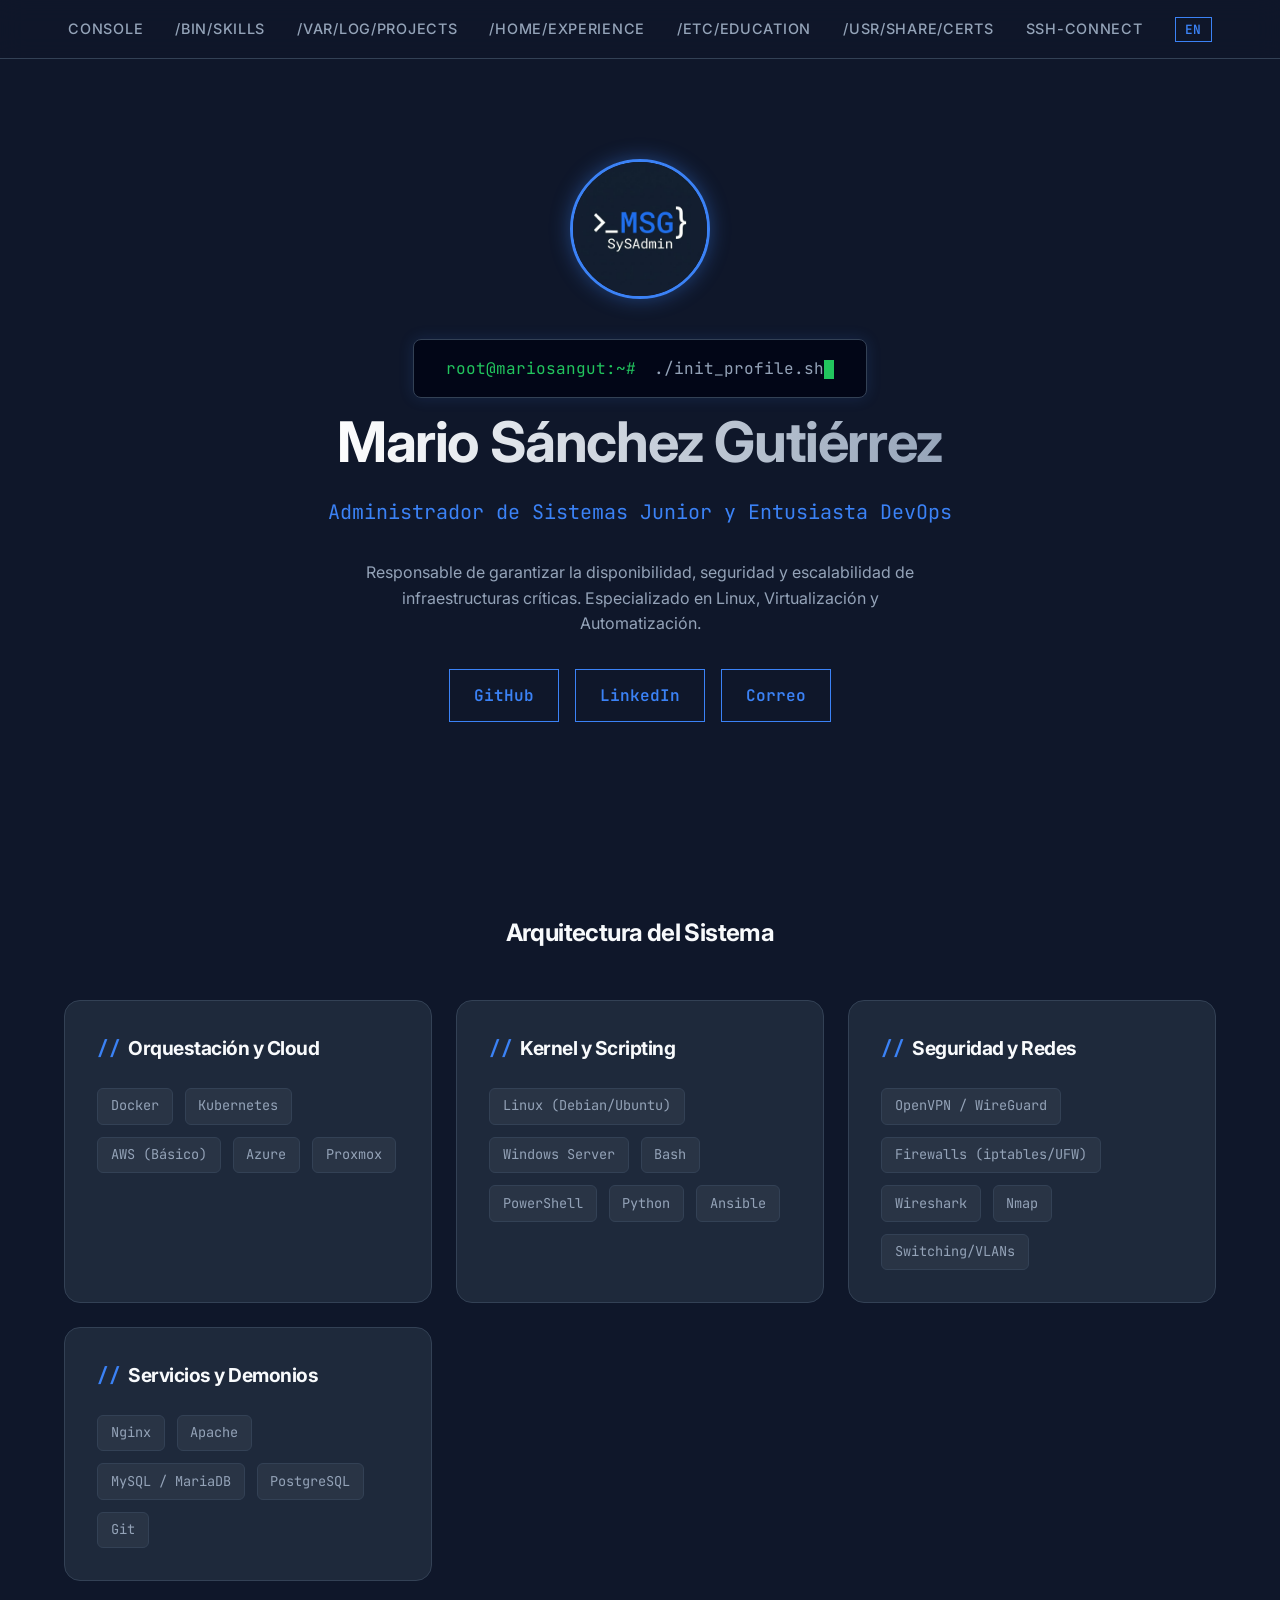
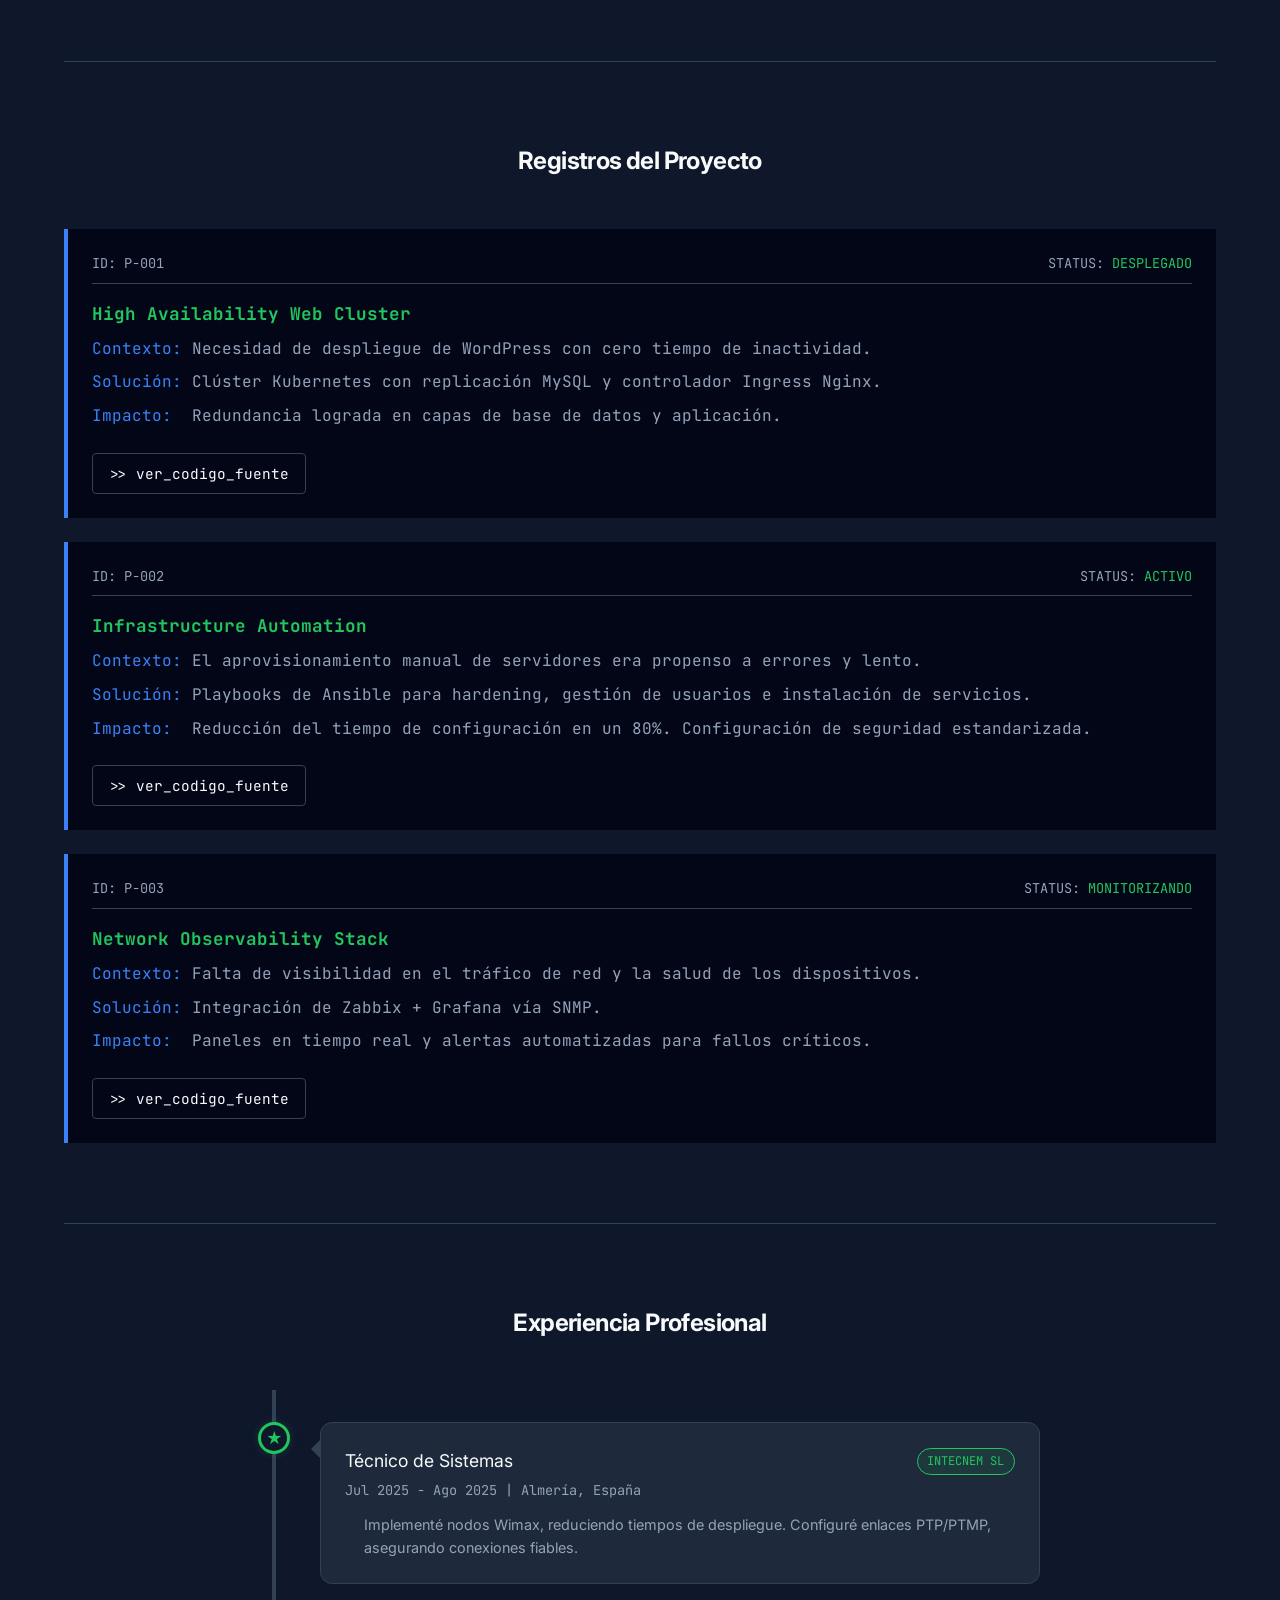
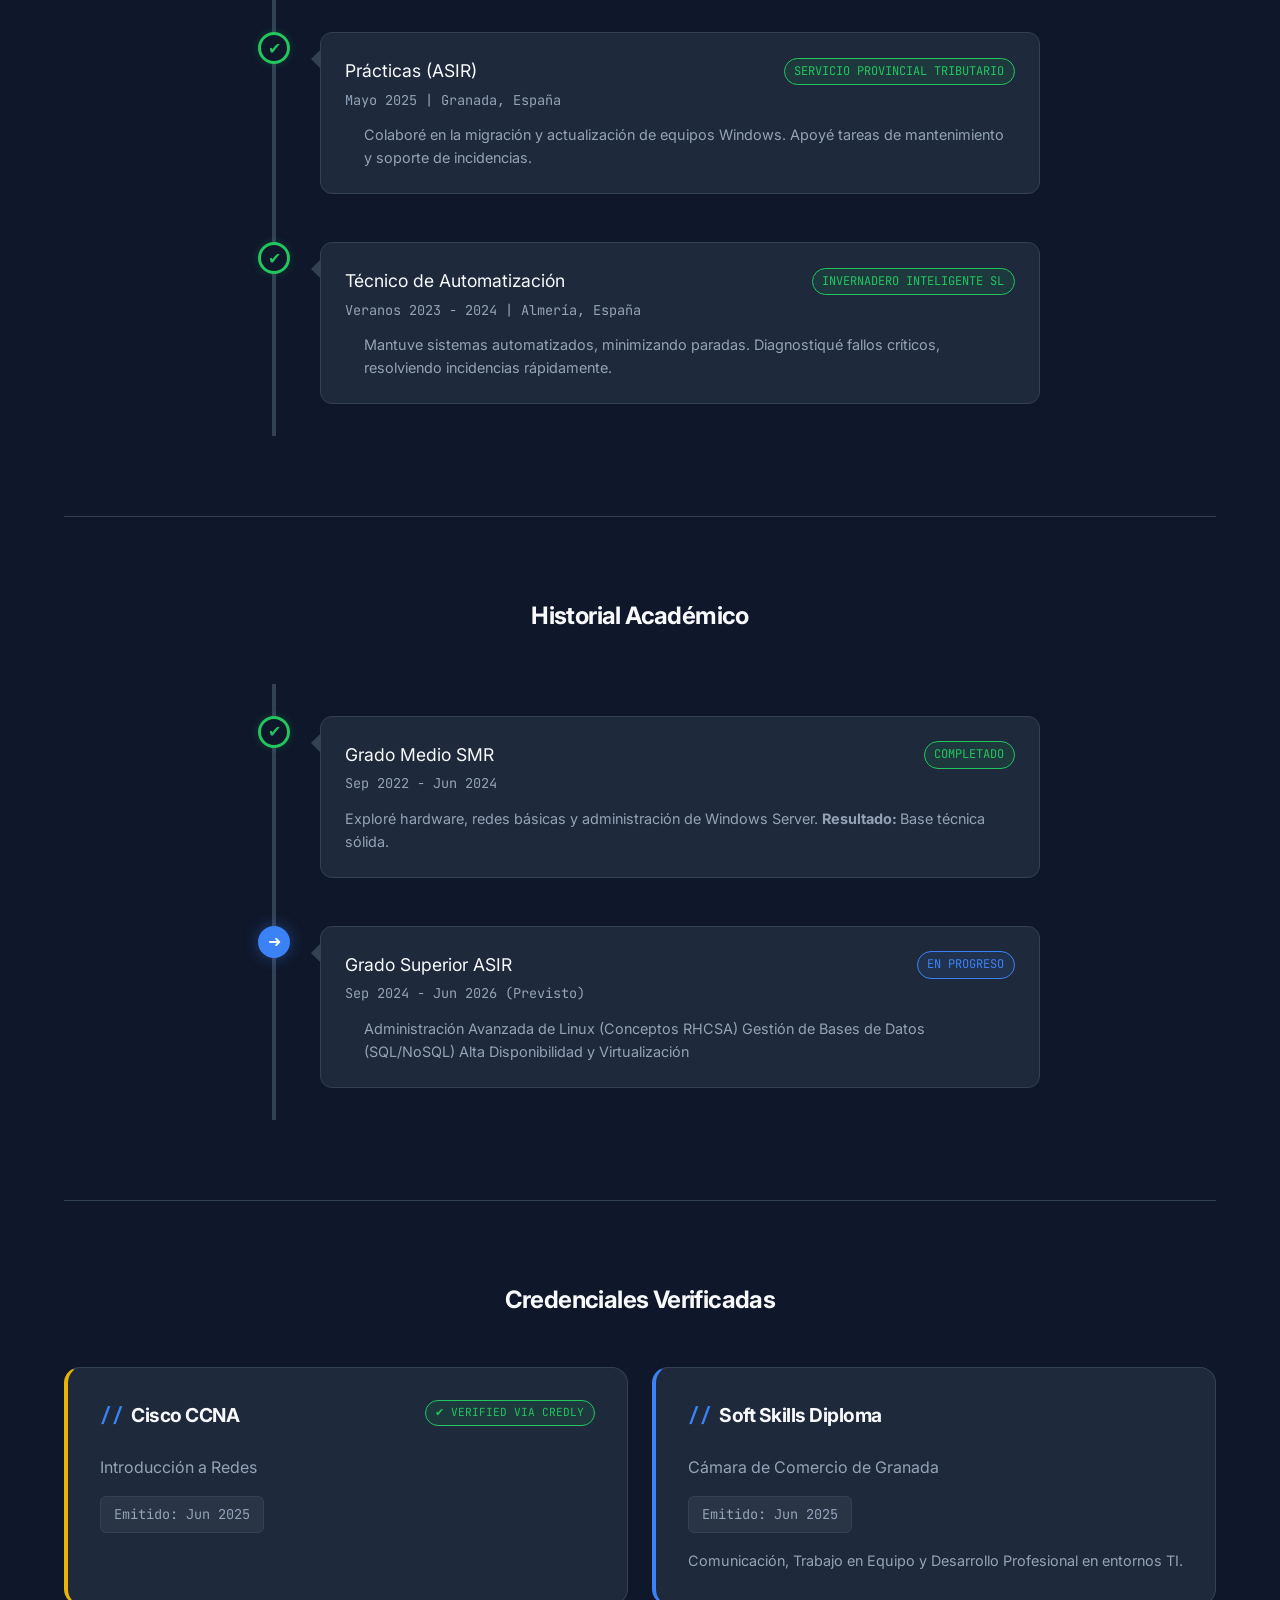
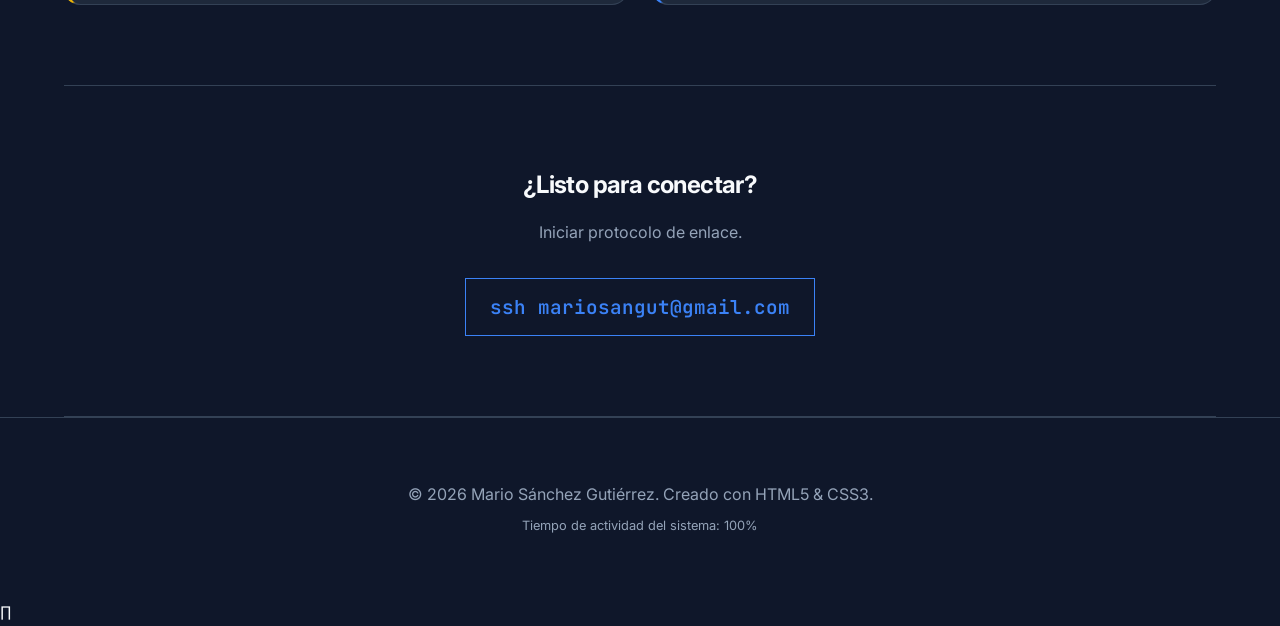
<file: info.html>
<!DOCTYPE html>
<html lang="es">

<head>
    <meta charset="UTF-8">
    <meta name="viewport" content="width=device-width, initial-scale=1.0">
    <title>Mario Sánchez | SysAdmin Portfolio</title>
    <meta name="description" content="Portfolio de Mario Sánchez Gutiérrez, SysAdmin & DevOps Junior.">
    <!-- Google Fonts: Inter & JetBrains Mono -->
    <link rel="preconnect" href="https://fonts.googleapis.com">
    <link rel="preconnect" href="https://fonts.gstatic.com" crossorigin>
    <link
        href="https://fonts.googleapis.com/css2?family=Inter:wght@400;600;700&family=JetBrains+Mono:wght@400;700&display=swap"
        rel="stylesheet">
    <link rel="stylesheet" href="styles.css">
</head>

<body>

    <nav class="navbar">
        <div class="container">
            <ul class="nav-links">
                <li><a href="#console">Console</a></li>
                <li><a href="#stack">/bin/skills</a></li>
                <li><a href="#logs">/var/log/projects</a></li>
                <li><a href="#experience">/home/experience</a></li>
                <li><a href="#boot">/etc/education</a></li>
                <li><a href="#certs">/usr/share/certs</a></li>
                <li><a href="#connect">ssh-connect</a></li>
                <!-- Language Toggle -->
                <li>
                    <button id="langToggle" class="btn-terminal" style="padding: 0.2rem 0.6rem; font-size: 0.8rem;">
                        <span class="lang-es">EN</span>
                        <span class="lang-en">ES</span>
                    </button>
                </li>
            </ul>
        </div>
    </nav>

    <header id="console" class="hero">
        <div class="container">
            <div class="hero-visual">
                <img src="logo.png" alt="SysAdmin Logo" class="logo-img">
            </div>

            <div class="terminal-prompt">
                <span class="cmd">root@mariosangut:~#</span> ./init_profile.sh<span class="cursor"></span>
            </div>

            <h1>Mario Sánchez Gutiérrez</h1>
            <p class="hero-subtitle">
                <span class="lang-es">Administrador de Sistemas Junior y Entusiasta DevOps</span>
                <span class="lang-en">SysAdmin Junior & DevOps Enthusiast</span>
            </p>

            <p class="text-muted" style="max-width: 600px; margin: 0 auto 2rem;">
                <span class="lang-es">
                    Responsable de garantizar la disponibilidad, seguridad y escalabilidad de infraestructuras críticas.
                    Especializado en Linux, Virtualización y Automatización.
                </span>
                <span class="lang-en">
                    Responsible for ensuring availability, security, and scalability of critical infrastructures.
                    Specialized in Linux, Virtualization, and Automation.
                </span>
            </p>

            <div class="social-btns">
                <a href="https://github.com/mariosangut" target="_blank" class="btn-terminal">
                    GitHub
                </a>
                <a href="https://www.linkedin.com/in/mariosangut" target="_blank" class="btn-terminal">
                    LinkedIn
                </a>
                <a href="mailto:mariosangut@gmail.com" class="btn-terminal">
                    <span class="lang-es">Correo</span>
                    <span class="lang-en">Email</span>
                </a>
            </div>
        </div>
    </header>

    <main class="container">

        <!-- Skills Section: The Stack -->
        <section id="stack" class="section">
            <h2 class="section-title text-center" style="margin-bottom: 3rem;">
                <span class="lang-es">Arquitectura del Sistema</span>
                <span class="lang-en">System Architecture</span>
            </h2>
            <div class="bento-grid">

                <!-- Orchestration & Cloud -->
                <div class="bento-card">
                    <h3>
                        <span class="lang-es">Orquestación y Cloud</span>
                        <span class="lang-en">Orchestration & Cloud</span>
                    </h3>
                    <div class="skill-tags">
                        <span class="skill-tag">Docker</span>
                        <span class="skill-tag">Kubernetes</span>
                        <span class="skill-tag">
                            <span class="lang-es">AWS (Básico)</span>
                            <span class="lang-en">AWS (Basic)</span>
                        </span>
                        <span class="skill-tag">Azure</span>
                        <span class="skill-tag">Proxmox</span>
                    </div>
                </div>

                <!-- OS & Scripting -->
                <div class="bento-card">
                    <h3>
                        <span class="lang-es">Kernel y Scripting</span>
                        <span class="lang-en">Kernel & Scripting</span>
                    </h3>
                    <div class="skill-tags">
                        <span class="skill-tag">Linux (Debian/Ubuntu)</span>
                        <span class="skill-tag">Windows Server</span>
                        <span class="skill-tag">Bash</span>
                        <span class="skill-tag">PowerShell</span>
                        <span class="skill-tag">Python</span>
                        <span class="skill-tag">Ansible</span>
                    </div>
                </div>

                <!-- Networking & Security -->
                <div class="bento-card">
                    <h3>
                        <span class="lang-es">Seguridad y Redes</span>
                        <span class="lang-en">NetSec Ops</span>
                    </h3>
                    <div class="skill-tags">
                        <span class="skill-tag">OpenVPN / WireGuard</span>
                        <span class="skill-tag">Firewalls (iptables/UFW)</span>
                        <span class="skill-tag">Wireshark</span>
                        <span class="skill-tag">Nmap</span>
                        <span class="skill-tag">Switching/VLANs</span>
                    </div>
                </div>

                <!-- Web Services -->
                <div class="bento-card">
                    <h3>
                        <span class="lang-es">Servicios y Demonios</span>
                        <span class="lang-en">Services & Daemons</span>
                    </h3>
                    <div class="skill-tags">
                        <span class="skill-tag">Nginx</span>
                        <span class="skill-tag">Apache</span>
                        <span class="skill-tag">MySQL / MariaDB</span>
                        <span class="skill-tag">PostgreSQL</span>
                        <span class="skill-tag">Git</span>
                    </div>
                </div>

            </div>
        </section>

        <!-- Projects Section: System Logs -->
        <section id="logs" class="section">
            <h2 class="section-title text-center" style="margin-bottom: 3rem;">
                <span class="lang-es">Registros del Proyecto</span>
                <span class="lang-en">Project Logs</span>
            </h2>
            <div class="system-logs">

                <!-- Project 1 -->
                <div class="log-card">
                    <div class="log-header">
                        <span>ID: P-001</span>
                        <span>STATUS:
                            <span class="lang-es" style="color: var(--accent-success);">DESPLEGADO</span>
                            <span class="lang-en" style="color: var(--accent-success);">DEPLOYED</span>
                        </span>
                    </div>
                    <div class="log-title">High Availability Web Cluster</div>
                    <div class="log-entry">
                        <span class="label">
                            <span class="lang-es">Contexto:</span>
                            <span class="lang-en">Context:</span>
                        </span>
                        <span class="lang-es">Necesidad de despliegue de WordPress con cero tiempo de
                            inactividad.</span>
                        <span class="lang-en">Need for zero-downtime WordPress deployment.</span>
                    </div>
                    <div class="log-entry">
                        <span class="label">
                            <span class="lang-es">Solución:</span>
                            <span class="lang-en">Solution:</span>
                        </span>
                        <span class="lang-es">Clúster Kubernetes con replicación MySQL y controlador Ingress
                            Nginx.</span>
                        <span class="lang-en">Kubernetes cluster with MySQL replication and Nginx Ingress
                            Controller.</span>
                    </div>
                    <div class="log-entry">
                        <span class="label">
                            <span class="lang-es">Impacto:</span>
                            <span class="lang-en">Impact:</span>
                        </span>
                        <span class="lang-es">Redundancia lograda en capas de base de datos y aplicación.</span>
                        <span class="lang-en">Redundancy achieved at database and application layers.</span>
                    </div>
                    <a href="https://github.com/mariosangut" class="log-link">
                        <span class="lang-es">>> ver_codigo_fuente</span>
                        <span class="lang-en">>> view_source_code</span>
                    </a>
                </div>

                <!-- Project 2 -->
                <div class="log-card">
                    <div class="log-header">
                        <span>ID: P-002</span>
                        <span>STATUS:
                            <span class="lang-es" style="color: var(--accent-success);">ACTIVO</span>
                            <span class="lang-en" style="color: var(--accent-success);">ACTIVE</span>
                        </span>
                    </div>
                    <div class="log-title">Infrastructure Automation</div>
                    <div class="log-entry">
                        <span class="label">
                            <span class="lang-es">Contexto:</span>
                            <span class="lang-en">Context:</span>
                        </span>
                        <span class="lang-es">El aprovisionamiento manual de servidores era propenso a errores y
                            lento.</span>
                        <span class="lang-en">Manual server provisioning was error-prone and slow.</span>
                    </div>
                    <div class="log-entry">
                        <span class="label">
                            <span class="lang-es">Solución:</span>
                            <span class="lang-en">Solution:</span>
                        </span>
                        <span class="lang-es">Playbooks de Ansible para hardening, gestión de usuarios e instalación de
                            servicios.</span>
                        <span class="lang-en">Ansible playbooks for hardening, user management, and service
                            installation.</span>
                    </div>
                    <div class="log-entry">
                        <span class="label">
                            <span class="lang-es">Impacto:</span>
                            <span class="lang-en">Impact:</span>
                        </span>
                        <span class="lang-es">Reducción del tiempo de configuración en un 80%. Configuración de
                            seguridad estandarizada.</span>
                        <span class="lang-en">Reduced server setup time by 80%. Standardized security config.</span>
                    </div>
                    <a href="https://github.com/mariosangut" class="log-link">
                        <span class="lang-es">>> ver_codigo_fuente</span>
                        <span class="lang-en">>> view_source_code</span>
                    </a>
                </div>

                <!-- Project 3 -->
                <div class="log-card">
                    <div class="log-header">
                        <span>ID: P-003</span>
                        <span>STATUS:
                            <span class="lang-es" style="color: var(--accent-success);">MONITORIZANDO</span>
                            <span class="lang-en" style="color: var(--accent-success);">MONITORING</span>
                        </span>
                    </div>
                    <div class="log-title">Network Observability Stack</div>
                    <div class="log-entry">
                        <span class="label">
                            <span class="lang-es">Contexto:</span>
                            <span class="lang-en">Context:</span>
                        </span>
                        <span class="lang-es">Falta de visibilidad en el tráfico de red y la salud de los
                            dispositivos.</span>
                        <span class="lang-en">Lack of visibility into network traffic and device health.</span>
                    </div>
                    <div class="log-entry">
                        <span class="label">
                            <span class="lang-es">Solución:</span>
                            <span class="lang-en">Solution:</span>
                        </span>
                        <span class="lang-es">Integración de Zabbix + Grafana vía SNMP.</span>
                        <span class="lang-en">Zabbix + Grafana integration via SNMP.</span>
                    </div>
                    <div class="log-entry">
                        <span class="label">
                            <span class="lang-es">Impacto:</span>
                            <span class="lang-en">Impact:</span>
                        </span>
                        <span class="lang-es">Paneles en tiempo real y alertas automatizadas para fallos
                            críticos.</span>
                        <span class="lang-en">Real-time dashboards and automated alerts for critical failures.</span>
                    </div>
                    <a href="https://github.com/mariosangut" class="log-link">
                        <span class="lang-es">>> ver_codigo_fuente</span>
                        <span class="lang-en">>> view_source_code</span>
                    </a>
                </div>

            </div>
        </section>

        <!-- Experience Section -->
        <section id="experience" class="section">
            <h2 class="section-title text-center" style="margin-bottom: 3rem;">
                <span class="lang-es">Experiencia Profesional</span>
                <span class="lang-en">Professional Experience</span>
            </h2>

            <div class="pipeline-container">

                <!-- Job 1: Intecnem SL -->
                <div class="pipeline-node status-completed">
                    <div class="pipeline-marker">★</div>
                    <div class="pipeline-content">
                        <div class="pipeline-title">
                            <span>
                                <span class="lang-es">Técnico de Sistemas</span>
                                <span class="lang-en">Systems Technician</span>
                            </span>
                            <span class="pipeline-badge badge-completed">Intecnem SL</span>
                        </div>
                        <span class="pipeline-date">
                            <span class="lang-es">Jul 2025 - Ago 2025 | Almería, España</span>
                            <span class="lang-en">Jul 2025 - Aug 2025 | Almería, Spain</span>
                        </span>
                        <ul
                            style="margin-top: 0.5rem; padding-left: 1.2rem; font-size: 0.9rem; color: var(--text-muted);">
                            <li class="lang-es">Implementé nodos Wimax, reduciendo tiempos de despliegue.</li>
                            <li class="lang-en">Implemented Wimax nodes, reducing deployment times.</li>
                            <li class="lang-es">Configuré enlaces PTP/PTMP, asegurando conexiones fiables.</li>
                            <li class="lang-en">Configured PTP/PTMP links, ensuring reliable connections.</li>
                        </ul>
                    </div>
                </div>

                <!-- Job 2: Servicio Provincial Tributario -->
                <div class="pipeline-node status-completed">
                    <div class="pipeline-marker">✔</div>
                    <div class="pipeline-content">
                        <div class="pipeline-title">
                            <span>
                                <span class="lang-es">Prácticas (ASIR)</span>
                                <span class="lang-en">Internship (ASIR)</span>
                            </span>
                            <span class="pipeline-badge badge-completed">Servicio Provincial Tributario</span>
                        </div>
                        <span class="pipeline-date">
                            <span class="lang-es">Mayo 2025 | Granada, España</span>
                            <span class="lang-en">May 2025 | Granada, Spain</span>
                        </span>
                        <ul
                            style="margin-top: 0.5rem; padding-left: 1.2rem; font-size: 0.9rem; color: var(--text-muted);">
                            <li class="lang-es">Colaboré en la migración y actualización de equipos Windows.</li>
                            <li class="lang-en">Collaborated on Windows migration and updates.</li>
                            <li class="lang-es">Apoyé tareas de mantenimiento y soporte de incidencias.</li>
                            <li class="lang-en">Supported maintenance tasks and incident resolution.</li>
                        </ul>
                    </div>
                </div>

                <!-- Job 3: Invernadero Inteligente SL -->
                <div class="pipeline-node status-completed">
                    <div class="pipeline-marker">✔</div>
                    <div class="pipeline-content">
                        <div class="pipeline-title">
                            <span>
                                <span class="lang-es">Técnico de Automatización</span>
                                <span class="lang-en">Automation Technician</span>
                            </span>
                            <span class="pipeline-badge badge-completed">Invernadero Inteligente SL</span>
                        </div>
                        <span class="pipeline-date">
                            <span class="lang-es">Veranos 2023 - 2024 | Almería, España</span>
                            <span class="lang-en">Summers 2023 - 2024 | Almería, Spain</span>
                        </span>
                        <ul
                            style="margin-top: 0.5rem; padding-left: 1.2rem; font-size: 0.9rem; color: var(--text-muted);">
                            <li class="lang-es">Mantuve sistemas automatizados, minimizando paradas.</li>
                            <li class="lang-en">Maintained automated systems, minimizing downtime.</li>
                            <li class="lang-es">Diagnostiqué fallos críticos, resolviendo incidencias rápidamente.</li>
                            <li class="lang-en">Diagnosed critical failures, resolving incidents quickly.</li>
                        </ul>
                    </div>
                </div>

            </div>
        </section>

        <!-- Education: Academic History -->
        <section id="boot" class="section">
            <h2 class="section-title text-center" style="margin-bottom: 3rem;">
                <span class="lang-es">Historial Académico</span>
                <span class="lang-en">Academic History</span>
            </h2>

            <div class="pipeline-container">

                <!-- Node 1: SMR -->
                <div class="pipeline-node status-completed">
                    <div class="pipeline-marker">✔</div>
                    <div class="pipeline-content">
                        <div class="pipeline-title">
                            <span>
                                <span class="lang-es">Grado Medio SMR</span>
                                <span class="lang-en">SMR Degree</span>
                            </span>
                            <span class="pipeline-badge badge-completed">
                                <span class="lang-es">Completado</span>
                                <span class="lang-en">Completed</span>
                            </span>
                        </div>
                        <span class="pipeline-date">Sep 2022 - Jun 2024</span>
                        <p class="text-muted" style="font-size: 0.9rem; margin-bottom: 0;">
                            <span class="lang-es">Exploré hardware, redes básicas y administración de Windows
                                Server.</span>
                            <span class="lang-en">Explored hardware, basic networking, and Windows Server
                                administration.</span>
                            <strong>
                                <span class="lang-es">Resultado:</span>
                                <span class="lang-en">Result:</span>
                            </strong>
                            <span class="lang-es">Base técnica sólida.</span>
                            <span class="lang-en">Solid technical foundation.</span>
                        </p>
                    </div>
                </div>

                <!-- Node 2: ASIR (Current) -->
                <div class="pipeline-node status-current">
                    <div class="pipeline-marker">➜</div>
                    <div class="pipeline-content">
                        <div class="pipeline-title">
                            <span>
                                <span class="lang-es">Grado Superior ASIR</span>
                                <span class="lang-en">ASIR Degree</span>
                            </span>
                            <span class="pipeline-badge badge-loading">
                                <span class="lang-es">En Progreso</span>
                                <span class="lang-en">In Progress</span>
                            </span>
                        </div>
                        <span class="pipeline-date">
                            Sep 2024 - Jun 2026
                            <span class="lang-es">(Previsto)</span>
                            <span class="lang-en">(Expected)</span>
                        </span>
                        <ul
                            style="margin-top: 0.5rem; padding-left: 1.2rem; font-size: 0.9rem; color: var(--text-muted);">
                            <li class="lang-es">Administración Avanzada de Linux (Conceptos RHCSA)</li>
                            <li class="lang-en">Advanced Linux Administration (RHCSA concepts)</li>
                            <li class="lang-es">Gestión de Bases de Datos (SQL/NoSQL)</li>
                            <li class="lang-en">Database Management (SQL/NoSQL)</li>
                            <li class="lang-es">Alta Disponibilidad y Virtualización</li>
                            <li class="lang-en">High Availability & Virtualization</li>
                        </ul>
                    </div>
                </div>

            </div>
        </section>

        <!-- Certifications Section -->
        <section id="certs" class="section">
            <h2 class="section-title text-center" style="margin-bottom: 3rem;">
                <span class="lang-es">Credenciales Verificadas</span>
                <span class="lang-en">Verified Credentials</span>
            </h2>

            <div class="bento-grid" style="grid-template-columns: repeat(auto-fit, minmax(300px, 1fr));">

                <!-- Cert 1: CCNA -->
                <div class="bento-card" style="border-left: 4px solid var(--accent-warning);">
                    <div style="display: flex; justify-content: space-between; align-items: start;">
                        <h3>Cisco CCNA</h3>
                        <span class="pipeline-badge badge-completed"
                            style="background: rgba(34, 197, 94, 0.1); color: var(--accent-success); border: 1px solid var(--accent-success); font-size: 0.7rem;">
                            ✔ Verified via Credly
                        </span>
                    </div>
                    <p class="text-muted" style="margin-bottom: 1rem;">
                        <span class="lang-es">Introducción a Redes</span>
                        <span class="lang-en">Introduction to Networks</span>
                    </p>
                    <span class="skill-tag" style="margin-bottom: 1rem; display: inline-block;">
                        <span class="lang-es">Emitido: Jun 2025</span>
                        <span class="lang-en">Issued: Jun 2025</span>
                    </span>

                    <!-- Credly Embed Container -->
                    <div style="margin-top: 1rem; display: flex; justify-content: center;">
                        <div data-iframe-width="150" data-iframe-height="270"
                            data-share-badge-id="9cb3886d-ec10-4488-bc7f-69d61d83c26a"
                            data-share-badge-host="https://www.credly.com"></div>
                        <script type="text/javascript" async src="//cdn.credly.com/assets/utilities/embed.js"></script>
                    </div>
                </div>

                <!-- Cert 2: Soft Skills -->
                <div class="bento-card" style="border-left: 4px solid var(--accent-primary);">
                    <h3>Soft Skills Diploma</h3>
                    <p class="text-muted" style="margin-bottom: 1rem;">Cámara de Comercio de Granada</p>
                    <span class="skill-tag" style="margin-bottom: 1rem; display: inline-block;">
                        <span class="lang-es">Emitido: Jun 2025</span>
                        <span class="lang-en">Issued: Jun 2025</span>
                    </span>
                    <p class="text-muted" style="font-size: 0.9rem;">
                        <span class="lang-es">Comunicación, Trabajo en Equipo y Desarrollo Profesional en entornos
                            TI.</span>
                        <span class="lang-en">Communication, Teamwork, and Professional Development in IT
                            environments.</span>
                    </p>
                </div>

            </div>
        </section>

        <!-- Contact Section -->
        <section id="connect" class="section text-center">
            <h2 style="margin-bottom: 1rem;">
                <span class="lang-es">¿Listo para conectar?</span>
                <span class="lang-en">Ready to connect?</span>
            </h2>
            <p class="text-muted" style="margin-bottom: 2rem;">
                <span class="lang-es">Iniciar protocolo de enlace.</span>
                <span class="lang-en">Initiate a handshake protocol.</span>
            </p>
            <a href="mailto:mariosangut@gmail.com" class="btn-terminal" style="font-size: 1.2rem;">
                ssh mariosangut@gmail.com
            </a>
        </section>

    </main>

    <footer>
        <div class="container">
            <p>&copy; 2026 Mario Sánchez Gutiérrez. <span class="lang-es">Creado con</span><span class="lang-en">Built
                    with</span> HTML5 & CSS3.</p>
            <p class="text-muted" style="font-size: 0.8rem; margin-top: 0.5rem;">
                <span class="lang-es">Tiempo de actividad del sistema: 100%</span>
                <span class="lang-en">System uptime: 100%</span>
            </p>
        </div>
    </footer>

    <script>
        const langToggle = document.getElementById('langToggle');
        const body = document.body;

        langToggle.addEventListener('click', () => {
            body.classList.toggle('english-mode');
        });
    </script>
</body>

</html>∏
</file>
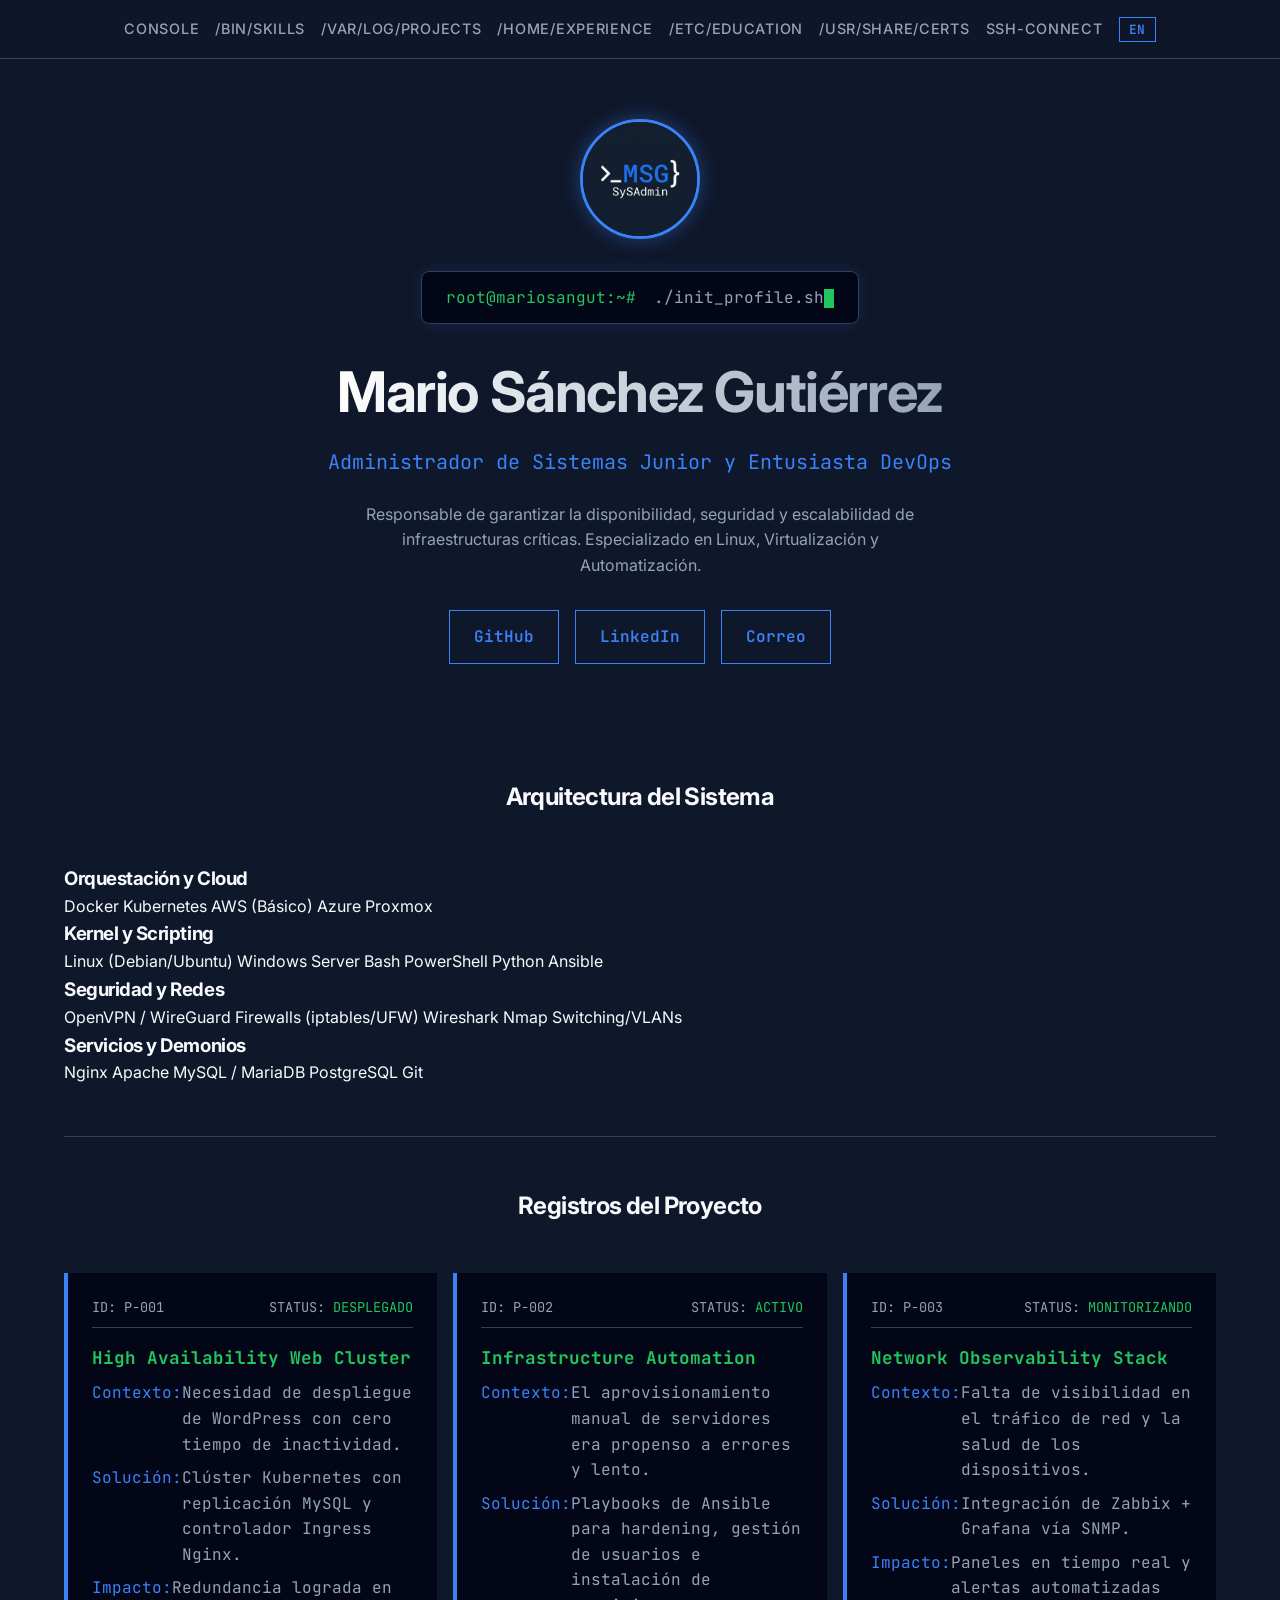
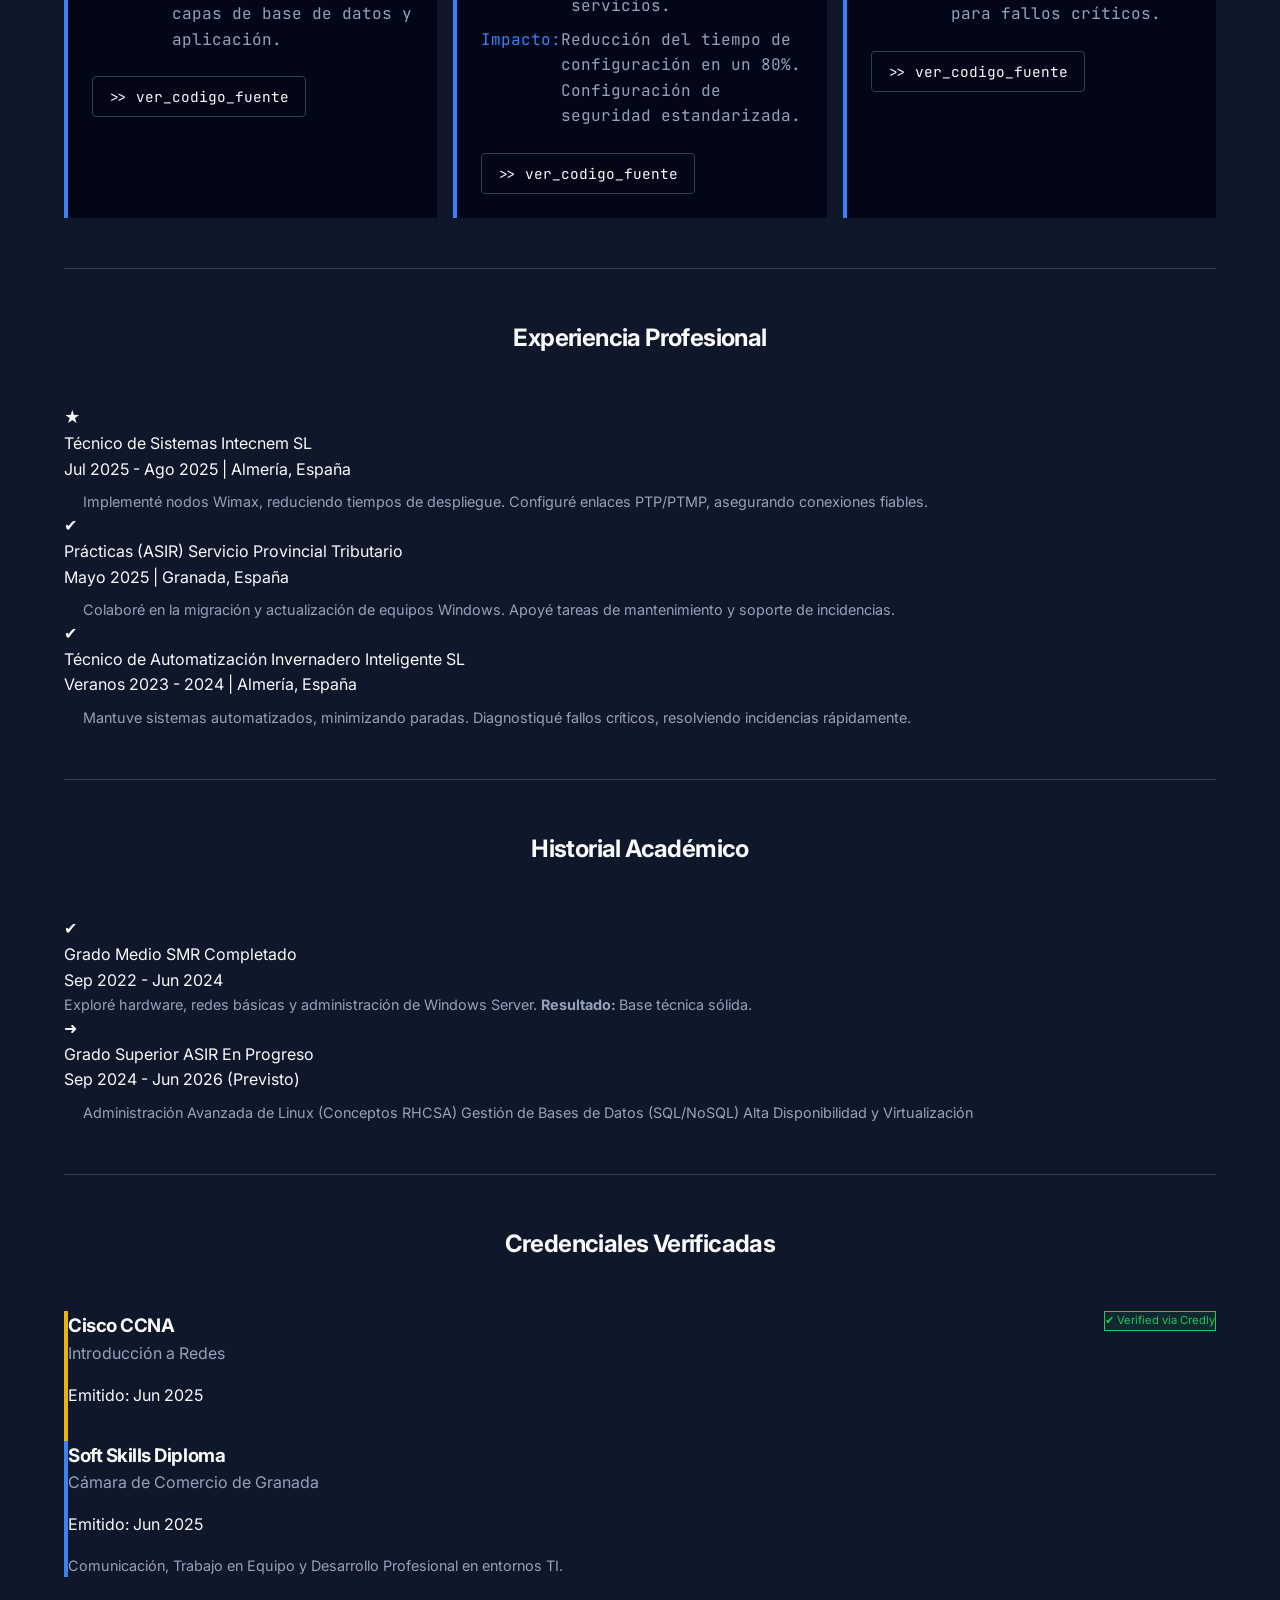
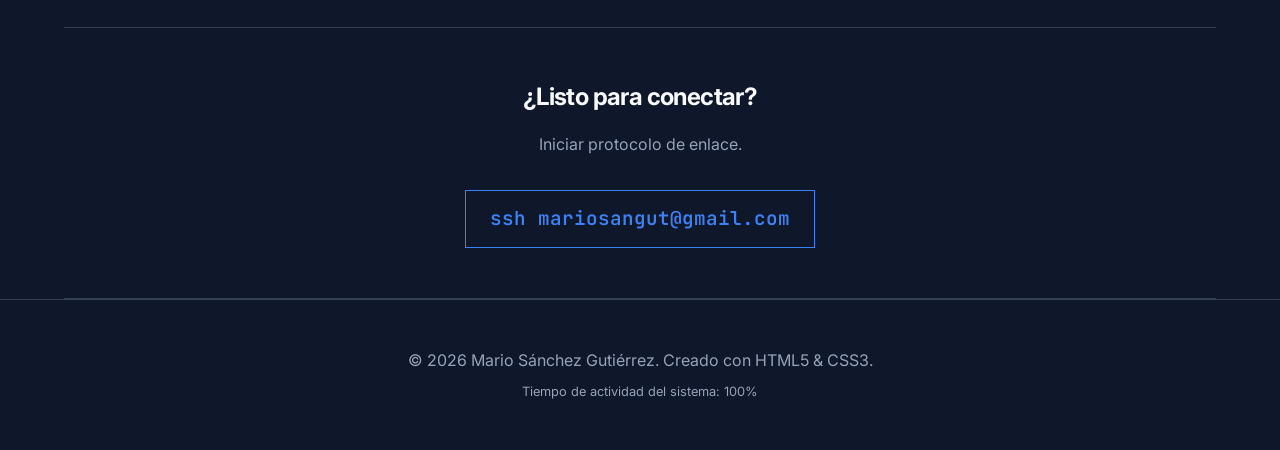
<file: src/info.html>
<!DOCTYPE html>
<html lang="es">

<head>
    <meta charset="UTF-8">
    <meta name="viewport" content="width=device-width, initial-scale=1.0">
    <title>Mario Sánchez | SysAdmin Portfolio</title>
    <meta name="description" content="Portfolio de Mario Sánchez Gutiérrez, SysAdmin & DevOps Junior.">
    <!-- Google Fonts: Inter & JetBrains Mono -->
    <link rel="preconnect" href="https://fonts.googleapis.com">
    <link rel="preconnect" href="https://fonts.gstatic.com" crossorigin>
    <link
        href="https://fonts.googleapis.com/css2?family=Inter:wght@400;600;700&family=JetBrains+Mono:wght@400;700&display=swap"
        rel="stylesheet">
    <link rel="stylesheet" href="styles.css">
</head>

<body>

    <nav class="navbar">
        <div class="container">
            <ul class="nav-links">
                <li><a href="#console">Console</a></li>
                <li><a href="#stack">/bin/skills</a></li>
                <li><a href="#logs">/var/log/projects</a></li>
                <li><a href="#experience">/home/experience</a></li>
                <li><a href="#boot">/etc/education</a></li>
                <li><a href="#certs">/usr/share/certs</a></li>
                <li><a href="#connect">ssh-connect</a></li>
                <!-- Language Toggle -->
                <li>
                    <button id="langToggle" class="btn-terminal" style="padding: 0.2rem 0.6rem; font-size: 0.8rem;">
                        <span class="lang-es">EN</span>
                        <span class="lang-en">ES</span>
                    </button>
                </li>
            </ul>
        </div>
    </nav>

    <header id="console" class="hero">
        <div class="container">
            <div class="hero-visual">
                <img src="logo.png" alt="SysAdmin Logo" class="logo-img">
            </div>

            <div class="terminal-prompt">
                <span class="cmd">root@mariosangut:~#</span> ./init_profile.sh<span class="cursor"></span>
            </div>

            <h1>Mario Sánchez Gutiérrez</h1>
            <p class="hero-subtitle">
                <span class="lang-es">Administrador de Sistemas Junior y Entusiasta DevOps</span>
                <span class="lang-en">SysAdmin Junior & DevOps Enthusiast</span>
            </p>

            <p class="text-muted" style="max-width: 600px; margin: 0 auto 2rem;">
                <span class="lang-es">
                    Responsable de garantizar la disponibilidad, seguridad y escalabilidad de infraestructuras críticas.
                    Especializado en Linux, Virtualización y Automatización.
                </span>
                <span class="lang-en">
                    Responsible for ensuring availability, security, and scalability of critical infrastructures.
                    Specialized in Linux, Virtualization, and Automation.
                </span>
            </p>

            <div class="social-btns">
                <a href="https://github.com/mariosangut" target="_blank" class="btn-terminal">
                    GitHub
                </a>
                <a href="https://www.linkedin.com/in/mariosangut" target="_blank" class="btn-terminal">
                    LinkedIn
                </a>
                <a href="mailto:mariosangut@gmail.com" class="btn-terminal">
                    <span class="lang-es">Correo</span>
                    <span class="lang-en">Email</span>
                </a>
            </div>
        </div>
    </header>

    <main class="container">

        <!-- Skills Section: The Stack -->
        <section id="stack" class="section">
            <h2 class="section-title text-center" style="margin-bottom: 3rem;">
                <span class="lang-es">Arquitectura del Sistema</span>
                <span class="lang-en">System Architecture</span>
            </h2>
            <div class="bento-grid">

                <!-- Orchestration & Cloud -->
                <div class="bento-card">
                    <h3>
                        <span class="lang-es">Orquestación y Cloud</span>
                        <span class="lang-en">Orchestration & Cloud</span>
                    </h3>
                    <div class="skill-tags">
                        <span class="skill-tag">Docker</span>
                        <span class="skill-tag">Kubernetes</span>
                        <span class="skill-tag">
                            <span class="lang-es">AWS (Básico)</span>
                            <span class="lang-en">AWS (Basic)</span>
                        </span>
                        <span class="skill-tag">Azure</span>
                        <span class="skill-tag">Proxmox</span>
                    </div>
                </div>

                <!-- OS & Scripting -->
                <div class="bento-card">
                    <h3>
                        <span class="lang-es">Kernel y Scripting</span>
                        <span class="lang-en">Kernel & Scripting</span>
                    </h3>
                    <div class="skill-tags">
                        <span class="skill-tag">Linux (Debian/Ubuntu)</span>
                        <span class="skill-tag">Windows Server</span>
                        <span class="skill-tag">Bash</span>
                        <span class="skill-tag">PowerShell</span>
                        <span class="skill-tag">Python</span>
                        <span class="skill-tag">Ansible</span>
                    </div>
                </div>

                <!-- Networking & Security -->
                <div class="bento-card">
                    <h3>
                        <span class="lang-es">Seguridad y Redes</span>
                        <span class="lang-en">NetSec Ops</span>
                    </h3>
                    <div class="skill-tags">
                        <span class="skill-tag">OpenVPN / WireGuard</span>
                        <span class="skill-tag">Firewalls (iptables/UFW)</span>
                        <span class="skill-tag">Wireshark</span>
                        <span class="skill-tag">Nmap</span>
                        <span class="skill-tag">Switching/VLANs</span>
                    </div>
                </div>

                <!-- Web Services -->
                <div class="bento-card">
                    <h3>
                        <span class="lang-es">Servicios y Demonios</span>
                        <span class="lang-en">Services & Daemons</span>
                    </h3>
                    <div class="skill-tags">
                        <span class="skill-tag">Nginx</span>
                        <span class="skill-tag">Apache</span>
                        <span class="skill-tag">MySQL / MariaDB</span>
                        <span class="skill-tag">PostgreSQL</span>
                        <span class="skill-tag">Git</span>
                    </div>
                </div>

            </div>
        </section>

        <!-- Projects Section: System Logs -->
        <section id="logs" class="section">
            <h2 class="section-title text-center" style="margin-bottom: 3rem;">
                <span class="lang-es">Registros del Proyecto</span>
                <span class="lang-en">Project Logs</span>
            </h2>
            <div class="system-logs">

                <!-- Project 1 -->
                <div class="log-card">
                    <div class="log-header">
                        <span>ID: P-001</span>
                        <span>STATUS:
                            <span class="lang-es" style="color: var(--accent-success);">DESPLEGADO</span>
                            <span class="lang-en" style="color: var(--accent-success);">DEPLOYED</span>
                        </span>
                    </div>
                    <div class="log-title">High Availability Web Cluster</div>
                    <div class="log-entry">
                        <span class="label">
                            <span class="lang-es">Contexto:</span>
                            <span class="lang-en">Context:</span>
                        </span>
                        <span class="lang-es">Necesidad de despliegue de WordPress con cero tiempo de
                            inactividad.</span>
                        <span class="lang-en">Need for zero-downtime WordPress deployment.</span>
                    </div>
                    <div class="log-entry">
                        <span class="label">
                            <span class="lang-es">Solución:</span>
                            <span class="lang-en">Solution:</span>
                        </span>
                        <span class="lang-es">Clúster Kubernetes con replicación MySQL y controlador Ingress
                            Nginx.</span>
                        <span class="lang-en">Kubernetes cluster with MySQL replication and Nginx Ingress
                            Controller.</span>
                    </div>
                    <div class="log-entry">
                        <span class="label">
                            <span class="lang-es">Impacto:</span>
                            <span class="lang-en">Impact:</span>
                        </span>
                        <span class="lang-es">Redundancia lograda en capas de base de datos y aplicación.</span>
                        <span class="lang-en">Redundancy achieved at database and application layers.</span>
                    </div>
                    <a href="https://github.com/mariosangut" class="log-link">
                        <span class="lang-es">>> ver_codigo_fuente</span>
                        <span class="lang-en">>> view_source_code</span>
                    </a>
                </div>

                <!-- Project 2 -->
                <div class="log-card">
                    <div class="log-header">
                        <span>ID: P-002</span>
                        <span>STATUS:
                            <span class="lang-es" style="color: var(--accent-success);">ACTIVO</span>
                            <span class="lang-en" style="color: var(--accent-success);">ACTIVE</span>
                        </span>
                    </div>
                    <div class="log-title">Infrastructure Automation</div>
                    <div class="log-entry">
                        <span class="label">
                            <span class="lang-es">Contexto:</span>
                            <span class="lang-en">Context:</span>
                        </span>
                        <span class="lang-es">El aprovisionamiento manual de servidores era propenso a errores y
                            lento.</span>
                        <span class="lang-en">Manual server provisioning was error-prone and slow.</span>
                    </div>
                    <div class="log-entry">
                        <span class="label">
                            <span class="lang-es">Solución:</span>
                            <span class="lang-en">Solution:</span>
                        </span>
                        <span class="lang-es">Playbooks de Ansible para hardening, gestión de usuarios e instalación de
                            servicios.</span>
                        <span class="lang-en">Ansible playbooks for hardening, user management, and service
                            installation.</span>
                    </div>
                    <div class="log-entry">
                        <span class="label">
                            <span class="lang-es">Impacto:</span>
                            <span class="lang-en">Impact:</span>
                        </span>
                        <span class="lang-es">Reducción del tiempo de configuración en un 80%. Configuración de
                            seguridad estandarizada.</span>
                        <span class="lang-en">Reduced server setup time by 80%. Standardized security config.</span>
                    </div>
                    <a href="https://github.com/mariosangut" class="log-link">
                        <span class="lang-es">>> ver_codigo_fuente</span>
                        <span class="lang-en">>> view_source_code</span>
                    </a>
                </div>

                <!-- Project 3 -->
                <div class="log-card">
                    <div class="log-header">
                        <span>ID: P-003</span>
                        <span>STATUS:
                            <span class="lang-es" style="color: var(--accent-success);">MONITORIZANDO</span>
                            <span class="lang-en" style="color: var(--accent-success);">MONITORING</span>
                        </span>
                    </div>
                    <div class="log-title">Network Observability Stack</div>
                    <div class="log-entry">
                        <span class="label">
                            <span class="lang-es">Contexto:</span>
                            <span class="lang-en">Context:</span>
                        </span>
                        <span class="lang-es">Falta de visibilidad en el tráfico de red y la salud de los
                            dispositivos.</span>
                        <span class="lang-en">Lack of visibility into network traffic and device health.</span>
                    </div>
                    <div class="log-entry">
                        <span class="label">
                            <span class="lang-es">Solución:</span>
                            <span class="lang-en">Solution:</span>
                        </span>
                        <span class="lang-es">Integración de Zabbix + Grafana vía SNMP.</span>
                        <span class="lang-en">Zabbix + Grafana integration via SNMP.</span>
                    </div>
                    <div class="log-entry">
                        <span class="label">
                            <span class="lang-es">Impacto:</span>
                            <span class="lang-en">Impact:</span>
                        </span>
                        <span class="lang-es">Paneles en tiempo real y alertas automatizadas para fallos
                            críticos.</span>
                        <span class="lang-en">Real-time dashboards and automated alerts for critical failures.</span>
                    </div>
                    <a href="https://github.com/mariosangut" class="log-link">
                        <span class="lang-es">>> ver_codigo_fuente</span>
                        <span class="lang-en">>> view_source_code</span>
                    </a>
                </div>

            </div>
        </section>

        <!-- Experience Section -->
        <section id="experience" class="section">
            <h2 class="section-title text-center" style="margin-bottom: 3rem;">
                <span class="lang-es">Experiencia Profesional</span>
                <span class="lang-en">Professional Experience</span>
            </h2>

            <div class="pipeline-container">

                <!-- Job 1: Intecnem SL -->
                <div class="pipeline-node status-completed">
                    <div class="pipeline-marker">★</div>
                    <div class="pipeline-content">
                        <div class="pipeline-title">
                            <span>
                                <span class="lang-es">Técnico de Sistemas</span>
                                <span class="lang-en">Systems Technician</span>
                            </span>
                            <span class="pipeline-badge badge-completed">Intecnem SL</span>
                        </div>
                        <span class="pipeline-date">
                            <span class="lang-es">Jul 2025 - Ago 2025 | Almería, España</span>
                            <span class="lang-en">Jul 2025 - Aug 2025 | Almería, Spain</span>
                        </span>
                        <ul
                            style="margin-top: 0.5rem; padding-left: 1.2rem; font-size: 0.9rem; color: var(--text-muted);">
                            <li class="lang-es">Implementé nodos Wimax, reduciendo tiempos de despliegue.</li>
                            <li class="lang-en">Implemented Wimax nodes, reducing deployment times.</li>
                            <li class="lang-es">Configuré enlaces PTP/PTMP, asegurando conexiones fiables.</li>
                            <li class="lang-en">Configured PTP/PTMP links, ensuring reliable connections.</li>
                        </ul>
                    </div>
                </div>

                <!-- Job 2: Servicio Provincial Tributario -->
                <div class="pipeline-node status-completed">
                    <div class="pipeline-marker">✔</div>
                    <div class="pipeline-content">
                        <div class="pipeline-title">
                            <span>
                                <span class="lang-es">Prácticas (ASIR)</span>
                                <span class="lang-en">Internship (ASIR)</span>
                            </span>
                            <span class="pipeline-badge badge-completed">Servicio Provincial Tributario</span>
                        </div>
                        <span class="pipeline-date">
                            <span class="lang-es">Mayo 2025 | Granada, España</span>
                            <span class="lang-en">May 2025 | Granada, Spain</span>
                        </span>
                        <ul
                            style="margin-top: 0.5rem; padding-left: 1.2rem; font-size: 0.9rem; color: var(--text-muted);">
                            <li class="lang-es">Colaboré en la migración y actualización de equipos Windows.</li>
                            <li class="lang-en">Collaborated on Windows migration and updates.</li>
                            <li class="lang-es">Apoyé tareas de mantenimiento y soporte de incidencias.</li>
                            <li class="lang-en">Supported maintenance tasks and incident resolution.</li>
                        </ul>
                    </div>
                </div>

                <!-- Job 3: Invernadero Inteligente SL -->
                <div class="pipeline-node status-completed">
                    <div class="pipeline-marker">✔</div>
                    <div class="pipeline-content">
                        <div class="pipeline-title">
                            <span>
                                <span class="lang-es">Técnico de Automatización</span>
                                <span class="lang-en">Automation Technician</span>
                            </span>
                            <span class="pipeline-badge badge-completed">Invernadero Inteligente SL</span>
                        </div>
                        <span class="pipeline-date">
                            <span class="lang-es">Veranos 2023 - 2024 | Almería, España</span>
                            <span class="lang-en">Summers 2023 - 2024 | Almería, Spain</span>
                        </span>
                        <ul
                            style="margin-top: 0.5rem; padding-left: 1.2rem; font-size: 0.9rem; color: var(--text-muted);">
                            <li class="lang-es">Mantuve sistemas automatizados, minimizando paradas.</li>
                            <li class="lang-en">Maintained automated systems, minimizing downtime.</li>
                            <li class="lang-es">Diagnostiqué fallos críticos, resolviendo incidencias rápidamente.</li>
                            <li class="lang-en">Diagnosed critical failures, resolving incidents quickly.</li>
                        </ul>
                    </div>
                </div>

            </div>
        </section>

        <!-- Education: Academic History -->
        <section id="boot" class="section">
            <h2 class="section-title text-center" style="margin-bottom: 3rem;">
                <span class="lang-es">Historial Académico</span>
                <span class="lang-en">Academic History</span>
            </h2>

            <div class="pipeline-container">

                <!-- Node 1: SMR -->
                <div class="pipeline-node status-completed">
                    <div class="pipeline-marker">✔</div>
                    <div class="pipeline-content">
                        <div class="pipeline-title">
                            <span>
                                <span class="lang-es">Grado Medio SMR</span>
                                <span class="lang-en">SMR Degree</span>
                            </span>
                            <span class="pipeline-badge badge-completed">
                                <span class="lang-es">Completado</span>
                                <span class="lang-en">Completed</span>
                            </span>
                        </div>
                        <span class="pipeline-date">Sep 2022 - Jun 2024</span>
                        <p class="text-muted" style="font-size: 0.9rem; margin-bottom: 0;">
                            <span class="lang-es">Exploré hardware, redes básicas y administración de Windows
                                Server.</span>
                            <span class="lang-en">Explored hardware, basic networking, and Windows Server
                                administration.</span>
                            <strong>
                                <span class="lang-es">Resultado:</span>
                                <span class="lang-en">Result:</span>
                            </strong>
                            <span class="lang-es">Base técnica sólida.</span>
                            <span class="lang-en">Solid technical foundation.</span>
                        </p>
                    </div>
                </div>

                <!-- Node 2: ASIR (Current) -->
                <div class="pipeline-node status-current">
                    <div class="pipeline-marker">➜</div>
                    <div class="pipeline-content">
                        <div class="pipeline-title">
                            <span>
                                <span class="lang-es">Grado Superior ASIR</span>
                                <span class="lang-en">ASIR Degree</span>
                            </span>
                            <span class="pipeline-badge badge-loading">
                                <span class="lang-es">En Progreso</span>
                                <span class="lang-en">In Progress</span>
                            </span>
                        </div>
                        <span class="pipeline-date">
                            Sep 2024 - Jun 2026
                            <span class="lang-es">(Previsto)</span>
                            <span class="lang-en">(Expected)</span>
                        </span>
                        <ul
                            style="margin-top: 0.5rem; padding-left: 1.2rem; font-size: 0.9rem; color: var(--text-muted);">
                            <li class="lang-es">Administración Avanzada de Linux (Conceptos RHCSA)</li>
                            <li class="lang-en">Advanced Linux Administration (RHCSA concepts)</li>
                            <li class="lang-es">Gestión de Bases de Datos (SQL/NoSQL)</li>
                            <li class="lang-en">Database Management (SQL/NoSQL)</li>
                            <li class="lang-es">Alta Disponibilidad y Virtualización</li>
                            <li class="lang-en">High Availability & Virtualization</li>
                        </ul>
                    </div>
                </div>

            </div>
        </section>

        <!-- Certifications Section -->
        <section id="certs" class="section">
            <h2 class="section-title text-center" style="margin-bottom: 3rem;">
                <span class="lang-es">Credenciales Verificadas</span>
                <span class="lang-en">Verified Credentials</span>
            </h2>

            <div class="bento-grid" style="grid-template-columns: repeat(auto-fit, minmax(300px, 1fr));">

                <!-- Cert 1: CCNA -->
                <div class="bento-card" style="border-left: 4px solid var(--accent-warning);">
                    <div style="display: flex; justify-content: space-between; align-items: start;">
                        <h3>Cisco CCNA</h3>
                        <span class="pipeline-badge badge-completed"
                            style="background: rgba(34, 197, 94, 0.1); color: var(--accent-success); border: 1px solid var(--accent-success); font-size: 0.7rem;">
                            ✔ Verified via Credly
                        </span>
                    </div>
                    <p class="text-muted" style="margin-bottom: 1rem;">
                        <span class="lang-es">Introducción a Redes</span>
                        <span class="lang-en">Introduction to Networks</span>
                    </p>
                    <span class="skill-tag" style="margin-bottom: 1rem; display: inline-block;">
                        <span class="lang-es">Emitido: Jun 2025</span>
                        <span class="lang-en">Issued: Jun 2025</span>
                    </span>

                    <!-- Credly Embed Container -->
                    <div style="margin-top: 1rem; display: flex; justify-content: center;">
                        <div data-iframe-width="150" data-iframe-height="270"
                            data-share-badge-id="9cb3886d-ec10-4488-bc7f-69d61d83c26a"
                            data-share-badge-host="https://www.credly.com"></div>
                        <script type="text/javascript" async src="//cdn.credly.com/assets/utilities/embed.js"></script>
                    </div>
                </div>

                <!-- Cert 2: Soft Skills -->
                <div class="bento-card" style="border-left: 4px solid var(--accent-primary);">
                    <h3>Soft Skills Diploma</h3>
                    <p class="text-muted" style="margin-bottom: 1rem;">Cámara de Comercio de Granada</p>
                    <span class="skill-tag" style="margin-bottom: 1rem; display: inline-block;">
                        <span class="lang-es">Emitido: Jun 2025</span>
                        <span class="lang-en">Issued: Jun 2025</span>
                    </span>
                    <p class="text-muted" style="font-size: 0.9rem;">
                        <span class="lang-es">Comunicación, Trabajo en Equipo y Desarrollo Profesional en entornos
                            TI.</span>
                        <span class="lang-en">Communication, Teamwork, and Professional Development in IT
                            environments.</span>
                    </p>
                </div>

            </div>
        </section>

        <!-- Contact Section -->
        <section id="connect" class="section text-center">
            <h2 style="margin-bottom: 1rem;">
                <span class="lang-es">¿Listo para conectar?</span>
                <span class="lang-en">Ready to connect?</span>
            </h2>
            <p class="text-muted" style="margin-bottom: 2rem;">
                <span class="lang-es">Iniciar protocolo de enlace.</span>
                <span class="lang-en">Initiate a handshake protocol.</span>
            </p>
            <a href="mailto:mariosangut@gmail.com" class="btn-terminal" style="font-size: 1.2rem;">
                ssh mariosangut@gmail.com
            </a>
        </section>

    </main>

    <footer>
        <div class="container">
            <p>&copy; 2026 Mario Sánchez Gutiérrez. <span class="lang-es">Creado con</span><span class="lang-en">Built
                    with</span> HTML5 & CSS3.</p>
            <p class="text-muted" style="font-size: 0.8rem; margin-top: 0.5rem;">
                <span class="lang-es">Tiempo de actividad del sistema: 100%</span>
                <span class="lang-en">System uptime: 100%</span>
            </p>
        </div>
    </footer>

    <script>
        const langToggle = document.getElementById('langToggle');
        const body = document.body;

        langToggle.addEventListener('click', () => {
            body.classList.toggle('english-mode');
        });
    </script>
</body>

</html>
</file>
<file: src/styles.css>
/* --- Variables & Reset --- */
:root {
    --bg-body: #0f172a;
    --bg-card: #1e293b;
    --bg-terminal: #020617;
    --text-main: #f8fafc;
    --text-muted: #94a3b8;
    --accent-primary: #3b82f6;
    --accent-success: #22c55e;
    --accent-warning: #eab308;
    --accent-danger: #ef4444;
    --font-heading: 'Inter', sans-serif;
    --font-mono: 'JetBrains Mono', 'Fira Code', monospace;
    --border-color: #334155;
    --shadow-glow: 0 0 15px rgba(59, 130, 246, 0.15);
}

*, *::before, *::after {
    box-sizing: border-box;
    margin: 0;
    padding: 0;
}

html { scroll-behavior: smooth; }

body {
    background-color: var(--bg-body);
    color: var(--text-main);
    font-family: var(--font-heading);
    line-height: 1.6;
}

/* --- Typography --- */
h1, h2, h3, h4 {
    font-weight: 700;
    letter-spacing: -0.025em;
    color: var(--text-main);
}

a {
    color: var(--accent-primary);
    text-decoration: none;
    transition: all 0.2s;
}

a:hover { color: var(--accent-success); }

code, .mono { font-family: var(--font-mono); }

/* --- Utilities --- */
.container {
    max-width: 1200px;
    margin: 0 auto;
    padding: 0 24px;
}

.section {
    padding: 50px 0;
    border-bottom: 1px solid var(--border-color);
}

.section-title {
    margin-bottom: 2rem;
}

.text-center { text-align: center; }
.text-muted { color: var(--text-muted); }

/* --- Navbar --- */
.navbar {
    background: rgba(15, 23, 42, 0.8);
    backdrop-filter: blur(12px);
    border-bottom: 1px solid var(--border-color);
    position: sticky;
    top: 0;
    z-index: 100;
    padding: 1rem 0;
}

.nav-links {
    display: flex;
    flex-wrap: wrap;
    justify-content: center;
    gap: 1rem;
    padding: 0 1rem;
    list-style: none;
}

.nav-links a {
    color: var(--text-muted);
    font-size: 0.9rem;
    font-weight: 500;
    text-transform: uppercase;
    letter-spacing: 0.05em;
}

.nav-links a:hover,
.nav-links a.active {
    color: var(--accent-primary);
}

/* --- Hero Section --- */
.hero {
    padding: 60px 0 40px;
    display: flex;
    flex-direction: column;
    align-items: center;
    text-align: center;
}

.hero-visual {
    position: relative;
    margin-bottom: 1.5rem;
}

.logo-img {
    width: 120px;
    border-radius: 50%;
    border: 3px solid var(--accent-primary);
    box-shadow: 0 0 20px rgba(59, 130, 246, 0.4);
}

.hero h1 {
    font-size: 3.5rem;
    margin-bottom: 0.5rem;
    background: linear-gradient(to right, #fff, #94a3b8);
    -webkit-background-clip: text;
    background-clip: text;
    -webkit-text-fill-color: transparent;
}

.hero-subtitle {
    font-family: var(--font-mono);
    color: var(--accent-primary);
    font-size: 1.25rem;
    margin-bottom: 1.5rem;
}

.terminal-prompt {
    display: inline-block;
    background: var(--bg-terminal);
    padding: 0.8rem 1.5rem;
    border-radius: 8px;
    border: 1px solid var(--border-color);
    font-family: var(--font-mono);
    color: var(--text-muted);
    box-shadow: var(--shadow-glow);
    margin-bottom: 1.5rem;
}

.cmd {
    color: var(--accent-success);
    margin-right: 0.5rem;
}

.cursor {
    display: inline-block;
    width: 10px;
    height: 1.2em;
    background: var(--accent-success);
    vertical-align: middle;
    animation: blink 1s infinite;
}

@keyframes blink {
    50% { opacity: 0; }
}

/* --- About / Technical Focus Terminal --- */
.about-terminal {
    background: var(--bg-terminal);
    border: 1px solid var(--border-color);
    border-radius: 8px;
    overflow: hidden;
    font-family: var(--font-mono);
    max-width: 900px;
    margin: 0 auto;
}

.about-terminal-header {
    background: rgba(255, 255, 255, 0.03);
    border-bottom: 1px solid var(--border-color);
    padding: 0.75rem 1.5rem;
    font-size: 0.9rem;
    color: var(--text-muted);
}

.about-terminal-body {
    padding: 1.5rem 2rem;
}

.about-terminal-body p {
    color: var(--text-muted);
    font-size: 0.9rem;
    line-height: 1.8;
}

/* --- Skills Terminal (compact list) --- */
.skills-terminal {
    background: var(--bg-terminal);
    border: 1px solid var(--border-color);
    border-radius: 8px;
    padding: 0.5rem 2rem;
    font-family: var(--font-mono);
}

.skills-row {
    display: flex;
    gap: 2rem;
    padding: 0.85rem 0;
    border-bottom: 1px solid rgba(51, 65, 85, 0.6);
    align-items: center;
    flex-wrap: wrap;
}

.skills-row:last-child {
    border-bottom: none;
}

.skills-cat {
    color: var(--accent-primary);
    font-size: 0.85rem;
    min-width: 230px;
    flex-shrink: 0;
}

.skills-list {
    display: flex;
    flex-wrap: wrap;
    gap: 0.5rem;
    color: var(--text-muted);
    font-size: 0.85rem;
}

.skill-item {
    display: inline-flex;
    align-items: center;
    gap: 0.4rem;
    background: rgba(255, 255, 255, 0.03);
    border: 1px solid var(--border-color);
    padding: 0.25rem 0.6rem;
    border-radius: 4px;
    font-size: 0.8rem;
    font-family: var(--font-mono);
    color: var(--text-muted);
    transition: all 0.2s ease;
}

.skill-item:hover {
    background: rgba(59, 130, 246, 0.08);
    border-color: var(--accent-primary);
    color: var(--text-main);
}

.skill-item svg {
    width: 14px;
    height: 14px;
    fill: currentColor;
    flex-shrink: 0;
}

/* --- Projects (System Logs) --- */
.system-logs {
    display: grid;
    grid-template-columns: repeat(auto-fit, minmax(280px, 1fr));
    gap: 1rem;
}

.log-card {
    background: var(--bg-terminal);
    border-left: 4px solid var(--accent-primary);
    padding: 1.5rem;
    font-family: var(--font-mono);
    position: relative;
}

.log-header {
    display: flex;
    justify-content: space-between;
    margin-bottom: 1rem;
    color: var(--text-muted);
    font-size: 0.85rem;
    border-bottom: 1px solid var(--border-color);
    padding-bottom: 0.5rem;
}

.log-title {
    color: var(--accent-success);
    font-weight: 700;
    font-size: 1.1rem;
    margin-bottom: 0.5rem;
}

.log-entry {
    color: var(--text-muted);
    margin-bottom: 0.5rem;
    display: flex;
}

.log-entry .label {
    min-width: 70px;
    color: var(--accent-primary);
    flex-shrink: 0;
}

.log-link {
    display: inline-block;
    margin-top: 1rem;
    color: var(--text-main);
    border: 1px solid var(--border-color);
    padding: 0.5rem 1rem;
    border-radius: 4px;
    font-size: 0.9rem;
}

.log-link:hover {
    background: var(--accent-primary);
    border-color: var(--accent-primary);
}

/* --- Docs Terminal (Knowledge Base / Wiki.js) --- */
.docs-terminal {
    background: var(--bg-terminal);
    border: 1px solid var(--border-color);
    border-radius: 8px;
    overflow: hidden;
    font-family: var(--font-mono);
    max-width: 950px;
    margin: 0 auto;
    box-shadow: 0 4px 20px rgba(0, 0, 0, 0.4);
}

.docs-terminal-header {
    background: rgba(255, 255, 255, 0.03);
    border-bottom: 1px solid var(--border-color);
    padding: 0.75rem 1.5rem;
    display: flex;
    align-items: center;
    justify-content: space-between;
    gap: 1rem;
    flex-wrap: wrap;
    font-size: 0.85rem;
}

.terminal-dots {
    display: inline-flex;
    gap: 6px;
    align-items: center;
}

.terminal-dots span {
    width: 10px;
    height: 10px;
    border-radius: 50%;
    display: inline-block;
}

.terminal-dots span:nth-child(1) { background: #ef4444; }
.terminal-dots span:nth-child(2) { background: #eab308; }
.terminal-dots span:nth-child(3) { background: #22c55e; }

.terminal-cmd-bar {
    color: var(--text-muted);
    font-size: 0.85rem;
    flex: 1;
    min-width: 220px;
}

.docs-status-pill {
    display: inline-flex;
    align-items: center;
    gap: 0.45rem;
    background: rgba(34, 197, 94, 0.1);
    border: 1px solid rgba(34, 197, 94, 0.3);
    color: var(--accent-success);
    font-size: 0.75rem;
    padding: 0.25rem 0.65rem;
    border-radius: 9999px;
}

.status-indicator {
    width: 7px;
    height: 7px;
    border-radius: 50%;
    background: var(--accent-success);
    box-shadow: 0 0 6px var(--accent-success);
    display: inline-block;
}

.docs-terminal-body {
    padding: 2rem;
}

.docs-main-info {
    margin-bottom: 2rem;
}

.docs-badge-row {
    display: flex;
    gap: 0.5rem;
    flex-wrap: wrap;
    margin-bottom: 0.75rem;
}

.docs-badge {
    display: inline-flex;
    align-items: center;
    background: rgba(59, 130, 246, 0.1);
    color: var(--accent-primary);
    border: 1px solid rgba(59, 130, 246, 0.3);
    padding: 0.2rem 0.6rem;
    border-radius: 4px;
    font-size: 0.75rem;
    font-weight: 600;
}

.docs-badge.badge-host {
    background: rgba(34, 197, 94, 0.1);
    color: var(--accent-success);
    border-color: rgba(34, 197, 94, 0.3);
}

.docs-badge.badge-proto {
    background: rgba(234, 179, 8, 0.1);
    color: var(--accent-warning);
    border-color: rgba(234, 179, 8, 0.3);
}

.docs-title {
    font-size: 1.5rem;
    color: var(--text-main);
    margin-bottom: 0.75rem;
    display: flex;
    align-items: baseline;
    gap: 0.6rem;
    flex-wrap: wrap;
}

.docs-alias {
    font-size: 1rem;
    color: var(--accent-success);
    font-weight: normal;
}

.docs-description {
    color: var(--text-muted);
    font-size: 0.95rem;
    line-height: 1.7;
    font-family: var(--font-heading);
}

.docs-description strong {
    color: var(--text-main);
}

.docs-topics-grid {
    display: grid;
    grid-template-columns: repeat(2, 1fr);
    gap: 1rem;
    margin-bottom: 2rem;
}

.docs-topic-card {
    background: rgba(255, 255, 255, 0.02);
    border: 1px solid var(--border-color);
    border-left: 3px solid var(--accent-primary);
    border-radius: 6px;
    padding: 1rem 1.25rem;
    transition: all 0.2s ease;
}

.docs-topic-card:hover {
    background: rgba(59, 130, 246, 0.05);
    border-color: var(--accent-primary);
    transform: translateY(-2px);
}

.topic-header {
    display: flex;
    align-items: center;
    gap: 0.5rem;
    color: var(--text-main);
    font-size: 0.9rem;
    font-weight: 600;
    margin-bottom: 0.4rem;
}

.topic-header svg {
    fill: var(--accent-primary);
    flex-shrink: 0;
}

.docs-topic-card p {
    color: var(--text-muted);
    font-size: 0.82rem;
    line-height: 1.5;
    margin: 0;
    font-family: var(--font-heading);
}

.docs-footer-bar {
    display: flex;
    align-items: center;
    justify-content: space-between;
    border-top: 1px solid var(--border-color);
    padding-top: 1.5rem;
    gap: 1.5rem;
    flex-wrap: wrap;
}

.docs-specs {
    display: flex;
    gap: 1.25rem;
    flex-wrap: wrap;
    font-size: 0.8rem;
    color: var(--text-muted);
}

.docs-specs span {
    display: inline-flex;
    gap: 0.35rem;
}

.spec-label {
    color: var(--accent-primary);
}

.btn-docs-access {
    background: rgba(59, 130, 246, 0.1);
    color: var(--accent-primary);
    border-color: var(--accent-primary);
    white-space: nowrap;
}

.btn-docs-access:hover {
    background: var(--accent-primary);
    color: #ffffff;
    box-shadow: 0 0 15px rgba(59, 130, 246, 0.5);
}

/* --- Footer --- */
footer {
    padding: 3rem 0;
    text-align: center;
    border-top: 1px solid var(--border-color);
    color: var(--text-muted);
}

.footer-links {
    display: flex;
    justify-content: center;
    gap: 1rem;
    flex-wrap: wrap;
}

.social-btns {
    display: flex;
    justify-content: center;
    gap: 1rem;
    margin-bottom: 1.5rem;
}

.btn-terminal {
    background: transparent;
    border: 1px solid var(--accent-primary);
    color: var(--accent-primary);
    padding: 0.8rem 1.5rem;
    font-family: var(--font-mono);
    font-weight: 600;
    cursor: pointer;
    transition: all 0.2s;
    display: inline-flex;
    align-items: center;
    gap: 0.5rem;
}

.btn-terminal:hover {
    background: rgba(59, 130, 246, 0.1);
    box-shadow: 0 0 15px rgba(59, 130, 246, 0.3);
    text-decoration: none;
    color: var(--accent-primary);
}

.btn-terminal svg {
    width: 16px;
    height: 16px;
    fill: currentColor;
    flex-shrink: 0;
}

/* --- CV Download Button Highlight --- */
.btn-cv {
    border-color: var(--accent-success);
    color: var(--accent-success);
}

.btn-cv:hover {
    background: rgba(34, 197, 94, 0.1);
    box-shadow: 0 0 15px rgba(34, 197, 94, 0.3);
    color: var(--accent-success);
}

/* --- Back to Top Button --- */
.btn-back-top {
    position: fixed;
    bottom: 2rem;
    right: 2rem;
    width: 3rem;
    height: 3rem;
    background: var(--bg-card);
    border: 1px solid var(--accent-primary);
    color: var(--accent-primary);
    font-size: 1.2rem;
    font-family: var(--font-mono);
    cursor: pointer;
    border-radius: 4px;
    display: flex;
    align-items: center;
    justify-content: center;
    opacity: 0;
    visibility: hidden;
    transition: opacity 0.3s, visibility 0.3s, box-shadow 0.2s;
    z-index: 50;
}

.btn-back-top.visible {
    opacity: 1;
    visibility: visible;
}

.btn-back-top:hover {
    box-shadow: 0 0 15px rgba(59, 130, 246, 0.4);
}

/* --- Responsive Design --- */
@media (max-width: 768px) {
    .navbar { padding: 0.5rem 0; }

    .nav-links {
        display: flex;
        flex-wrap: nowrap;
        overflow-x: auto;
        white-space: nowrap;
        justify-content: flex-start;
        padding: 0.5rem 1rem 1rem 1rem;
        gap: 1.5rem;
        -webkit-overflow-scrolling: touch;
    }

    .nav-links::-webkit-scrollbar { height: 4px; }
    .nav-links::-webkit-scrollbar-track {
        background: rgba(255, 255, 255, 0.05);
        border-radius: 4px;
    }
    .nav-links::-webkit-scrollbar-thumb {
        background: var(--accent-primary);
        border-radius: 4px;
    }

    .hero { padding: 40px 0 30px; }
    .hero h1 { font-size: 2.2rem; }
    .hero-subtitle { font-size: 1rem; }
    .terminal-prompt { padding: 0.8rem 1rem; font-size: 0.85rem; }

    .section { padding: 40px 0; }

    .log-card { padding: 1.2rem; }
    .log-entry { flex-direction: column; }
    .log-entry .label { margin-bottom: 0.2rem; }

    .skills-terminal { padding: 0.25rem 1rem; }
    .skills-row { flex-direction: column; gap: 0.3rem; }
    .skills-cat { min-width: unset; }

    .about-terminal-body { padding: 1rem 1.2rem; }

    .docs-terminal-body { padding: 1.25rem; }
    .docs-topics-grid { grid-template-columns: 1fr; }
    .docs-footer-bar { flex-direction: column; align-items: stretch; }
    .btn-docs-access { width: 100%; justify-content: center; }

    .social-btns { flex-wrap: wrap; }
    .footer-links { flex-wrap: wrap; }
    .btn-terminal { padding: 0.6rem 1rem; font-size: 0.9rem; }

    .btn-back-top { bottom: 1rem; right: 1rem; }
}

@media (max-width: 480px) {
    .hero h1 { font-size: 1.8rem; }
    .hero-visual { margin-bottom: 1rem; }
    .logo-img { width: 90px; }
    .terminal-prompt { font-size: 0.75rem; }
    .section-title { font-size: 1.4rem; }
}

/* --- Language Toggle --- */
.lang-en { display: none; }
.lang-es { display: inline; }

body.english-mode .lang-en { display: inline; }
body.english-mode .lang-es { display: none; }
</file>
<file: styles.css>
/* --- Variables & Reset --- */
:root {
    /* SysAdmin Palette */
    --bg-body: #0f172a;
    /* Slate 900 */
    --bg-card: #1e293b;
    /* Slate 800 */
    --bg-terminal: #020617;
    /* Slate 950 */

    --text-main: #f8fafc;
    /* Slate 50 */
    --text-muted: #94a3b8;
    /* Slate 400 */

    --accent-primary: #3b82f6;
    /* Electric Blue */
    --accent-success: #22c55e;
    /* Green 500 */
    --accent-warning: #eab308;
    /* Yellow 500 */
    --accent-danger: #ef4444;
    /* Red 500 */

    --font-heading: 'Inter', sans-serif;
    --font-mono: 'JetBrains Mono', 'Fira Code', monospace;

    --border-color: #334155;
    --shadow-glow: 0 0 15px rgba(59, 130, 246, 0.15);
}

*,
*::before,
*::after {
    box-sizing: border-box;
    margin: 0;
    padding: 0;
}

html {
    scroll-behavior: smooth;
}

body {
    background-color: var(--bg-body);
    color: var(--text-main);
    font-family: var(--font-heading);
    line-height: 1.6;
}

/* --- Typography --- */
h1,
h2,
h3,
h4 {
    font-weight: 700;
    letter-spacing: -0.025em;
    color: var(--text-main);
}

a {
    color: var(--accent-primary);
    text-decoration: none;
    transition: all 0.2s;
}

a:hover {
    color: var(--accent-success);
}

code,
.mono {
    font-family: var(--font-mono);
}

/* --- Utilities --- */
.container {
    max-width: 1200px;
    margin: 0 auto;
    padding: 0 24px;
}

.section {
    padding: 80px 0;
    border-bottom: 1px solid var(--border-color);
}

.text-center {
    text-align: center;
}

.text-muted {
    color: var(--text-muted);
}

/* --- Navbar --- */
.navbar {
    background: rgba(15, 23, 42, 0.8);
    backdrop-filter: blur(12px);
    border-bottom: 1px solid var(--border-color);
    position: sticky;
    top: 0;
    z-index: 100;
    padding: 1rem 0;
}

.nav-links {
    display: flex;
    justify-content: center;
    gap: 2rem;
    list-style: none;
}

.nav-links a {
    color: var(--text-muted);
    font-size: 0.9rem;
    font-weight: 500;
    text-transform: uppercase;
    letter-spacing: 0.05em;
}

.nav-links a:hover,
.nav-links a.active {
    color: var(--accent-primary);
}

/* --- Hero Section (Terminal Interface) --- */
.hero {
    padding: 100px 0 80px;
    display: flex;
    flex-direction: column;
    align-items: center;
    text-align: center;
}

.hero-visual {
    position: relative;
    margin-bottom: 2rem;
}

.logo-img {
    width: 140px;
    border-radius: 50%;
    border: 3px solid var(--accent-primary);
    box-shadow: 0 0 20px rgba(59, 130, 246, 0.4);
}

.hero h1 {
    font-size: 3.5rem;
    margin-bottom: 0.5rem;
    background: linear-gradient(to right, #fff, #94a3b8);
    -webkit-background-clip: text;
    background-clip: text;
    -webkit-text-fill-color: transparent;
}

.hero-subtitle {
    font-family: var(--font-mono);
    color: var(--accent-primary);
    font-size: 1.25rem;
    margin-bottom: 2rem;
}

.terminal-prompt {
    display: inline-block;
    background: var(--bg-terminal);
    padding: 1rem 2rem;
    border-radius: 8px;
    border: 1px solid var(--border-color);
    font-family: var(--font-mono);
    color: var(--text-muted);
    box-shadow: var(--shadow-glow);
}

.cmd {
    color: var(--accent-success);
    margin-right: 0.5rem;
}

.cursor {
    display: inline-block;
    width: 10px;
    height: 1.2em;
    background: var(--accent-success);
    vertical-align: middle;
    animation: blink 1s infinite;
}

@keyframes blink {
    50% {
        opacity: 0;
    }
}

/* --- Bento Grid (Skills) --- */
.bento-grid {
    display: grid;
    grid-template-columns: repeat(auto-fit, minmax(300px, 1fr));
    gap: 1.5rem;
}

.bento-card {
    background: var(--bg-card);
    border: 1px solid var(--border-color);
    border-radius: 16px;
    padding: 2rem;
    transition: transform 0.2s, border-color 0.2s;
    position: relative;
    overflow: hidden;
}

.bento-card:hover {
    transform: translateY(-4px);
    border-color: var(--accent-primary);
    box-shadow: var(--shadow-glow);
}

.bento-card h3 {
    font-size: 1.2rem;
    margin-bottom: 1.5rem;
    display: flex;
    align-items: center;
    gap: 0.5rem;
}

.bento-card h3::before {
    content: '//';
    color: var(--accent-primary);
    font-family: var(--font-mono);
}

.skill-tags {
    display: flex;
    flex-wrap: wrap;
    gap: 0.75rem;
}

.skill-tag {
    background: rgba(255, 255, 255, 0.05);
    border: 1px solid var(--border-color);
    padding: 0.4rem 0.8rem;
    border-radius: 6px;
    font-size: 0.85rem;
    font-family: var(--font-mono);
    color: var(--text-muted);
}

.skill-tag:hover {
    background: rgba(59, 130, 246, 0.1);
    color: var(--accent-primary);
    border-color: var(--accent-primary);
}

/* --- Projects (System Logs) --- */
.system-logs {
    display: grid;
    gap: 1.5rem;
}

.log-card {
    background: var(--bg-terminal);
    border-left: 4px solid var(--accent-primary);
    padding: 1.5rem;
    font-family: var(--font-mono);
    position: relative;
}

.log-header {
    display: flex;
    justify-content: space-between;
    margin-bottom: 1rem;
    color: var(--text-muted);
    font-size: 0.85rem;
    border-bottom: 1px solid var(--border-color);
    padding-bottom: 0.5rem;
}

.log-title {
    color: var(--accent-success);
    font-weight: 700;
    font-size: 1.1rem;
    margin-bottom: 0.5rem;
}

.log-entry {
    color: var(--text-muted);
    margin-bottom: 0.5rem;
    display: flex;
}

.log-entry .label {
    min-width: 100px;
    color: var(--accent-primary);
}

.log-link {
    display: inline-block;
    margin-top: 1rem;
    color: var(--text-main);
    border: 1px solid var(--border-color);
    padding: 0.5rem 1rem;
    border-radius: 4px;
    font-size: 0.9rem;
}

.log-link:hover {
    background: var(--accent-primary);
    border-color: var(--accent-primary);
}

/* --- Education (Kernel Boot Log) --- */
.boot-log {
    background: var(--bg-terminal);
    padding: 2rem;
    border-radius: 12px;
    border: 1px solid var(--border-color);
    font-family: var(--font-mono);
    max-width: 800px;
    margin: 0 auto;
}

.boot-entry {
    display: flex;
    gap: 1rem;
    margin-bottom: 1rem;
    align-items: baseline;
}

.timestamp {
    color: var(--text-muted);
    min-width: 140px;
}

.status-ok {
    color: var(--accent-success);
    font-weight: bold;
}

.boot-message {
    color: var(--text-main);
    flex: 1;
}

/* --- Footer --- */
footer {
    padding: 4rem 0;
    text-align: center;
    border-top: 1px solid var(--border-color);
    color: var(--text-muted);
}

.social-btns {
    display: flex;
    justify-content: center;
    gap: 1rem;
    margin-bottom: 2rem;
}

.btn-terminal {
    background: transparent;
    border: 1px solid var(--accent-primary);
    color: var(--accent-primary);
    padding: 0.8rem 1.5rem;
    font-family: var(--font-mono);
    font-weight: 600;
    cursor: pointer;
    transition: all 0.2s;
    display: inline-flex;
    align-items: center;
    gap: 0.5rem;
}

.btn-terminal:hover {
    background: rgba(59, 130, 246, 0.1);
    box-shadow: 0 0 15px rgba(59, 130, 246, 0.3);
    text-decoration: none;
}

@media (max-width: 768px) {
    .hero h1 {
        font-size: 2.5rem;
    }

    .boot-entry {
        flex-direction: column;
        gap: 0.2rem;
    }
}

/* --- Education Pipeline (Visual Diagram) --- */
.pipeline-container {
    padding: 2rem 0;
    max-width: 800px;
    margin: 0 auto;
    position: relative;
}

/* Vertical line connecting everything */
.pipeline-container::before {
    content: '';
    position: absolute;
    top: 0;
    bottom: 0;
    left: 2rem;
    /* Aligned with nodes */
    width: 4px;
    background: var(--border-color);
    z-index: 0;
}

.pipeline-node {
    position: relative;
    margin-bottom: 3rem;
    padding-left: 5rem;
    /* Space for the line/node */
    z-index: 1;
}

.pipeline-node:last-child {
    margin-bottom: 0;
}

/* The circular node */
.pipeline-marker {
    position: absolute;
    left: 1.1rem;
    /* Center connecting line (2rem) - half width (1.8rem/2) ? No, needs manual tune */
    left: 1.15rem;
    top: 0;
    width: 2rem;
    height: 2rem;
    background: var(--bg-body);
    border: 3px solid var(--text-muted);
    border-radius: 50%;
    display: flex;
    align-items: center;
    justify-content: center;
    transition: all 0.3s;
    z-index: 2;
}

/* Status Colors for Markers */
.status-completed .pipeline-marker {
    border-color: var(--accent-success);
    background: var(--bg-body);
    color: var(--accent-success);
    box-shadow: 0 0 10px rgba(34, 197, 94, 0.2);
}

.status-current .pipeline-marker {
    border-color: var(--accent-primary);
    background: var(--accent-primary);
    box-shadow: 0 0 15px rgba(59, 130, 246, 0.4);
    animation: pulse 2s infinite;
}

.pipeline-content {
    background: var(--bg-card);
    border: 1px solid var(--border-color);
    border-radius: 12px;
    padding: 1.5rem;
    position: relative;
    transition: transform 0.2s;
}

.pipeline-content::before {
    /* Arrow pointing to node */
    content: '';
    position: absolute;
    left: -10px;
    top: 1rem;
    width: 0;
    height: 0;
    border-top: 10px solid transparent;
    border-bottom: 10px solid transparent;
    border-right: 10px solid var(--border-color);
}

.pipeline-content:hover {
    transform: translateX(5px);
    border-color: var(--accent-primary);
}

.pipeline-content:hover::before {
    border-right-color: var(--accent-primary);
}

.pipeline-title {
    font-size: 1.1rem;
    color: var(--text-main);
    margin-bottom: 0.25rem;
    display: flex;
    justify-content: space-between;
    align-items: center;
}

.pipeline-badge {
    font-size: 0.75rem;
    padding: 0.2rem 0.6rem;
    border-radius: 99px;
    font-family: var(--font-mono);
    text-transform: uppercase;
}

.badge-completed {
    background: rgba(34, 197, 94, 0.1);
    color: var(--accent-success);
    border: 1px solid var(--accent-success);
}

.badge-loading {
    background: rgba(59, 130, 246, 0.1);
    color: var(--accent-primary);
    border: 1px solid var(--accent-primary);
}

.pipeline-date {
    font-family: var(--font-mono);
    font-size: 0.85rem;
    color: var(--text-muted);
    margin-bottom: 0.75rem;
    display: block;
}

/* Branching for Certs */
.cert-branch {
    margin-top: 1rem;
    padding-top: 1rem;
    border-top: 1px dashed var(--border-color);
}

.cert-item {
    display: flex;
    align-items: center;
    gap: 0.75rem;
    font-family: var(--font-mono);
    font-size: 0.9rem;
    color: var(--text-muted);
}

.cert-icon {
    color: var(--accent-warning);
}

@keyframes pulse {
    0% {
        box-shadow: 0 0 0 0 rgba(59, 130, 246, 0.7);
    }

    70% {
        box-shadow: 0 0 0 10px rgba(59, 130, 246, 0);
    }

    100% {
        box-shadow: 0 0 0 0 rgba(59, 130, 246, 0);
    }
}

/* --- Language Toggle --- */
.lang-en {
    display: none;
}

.lang-es {
    display: inline;
}

body.english-mode .lang-en {
    display: inline;
}

body.english-mode .lang-es {
    display: none;
}
</file>
